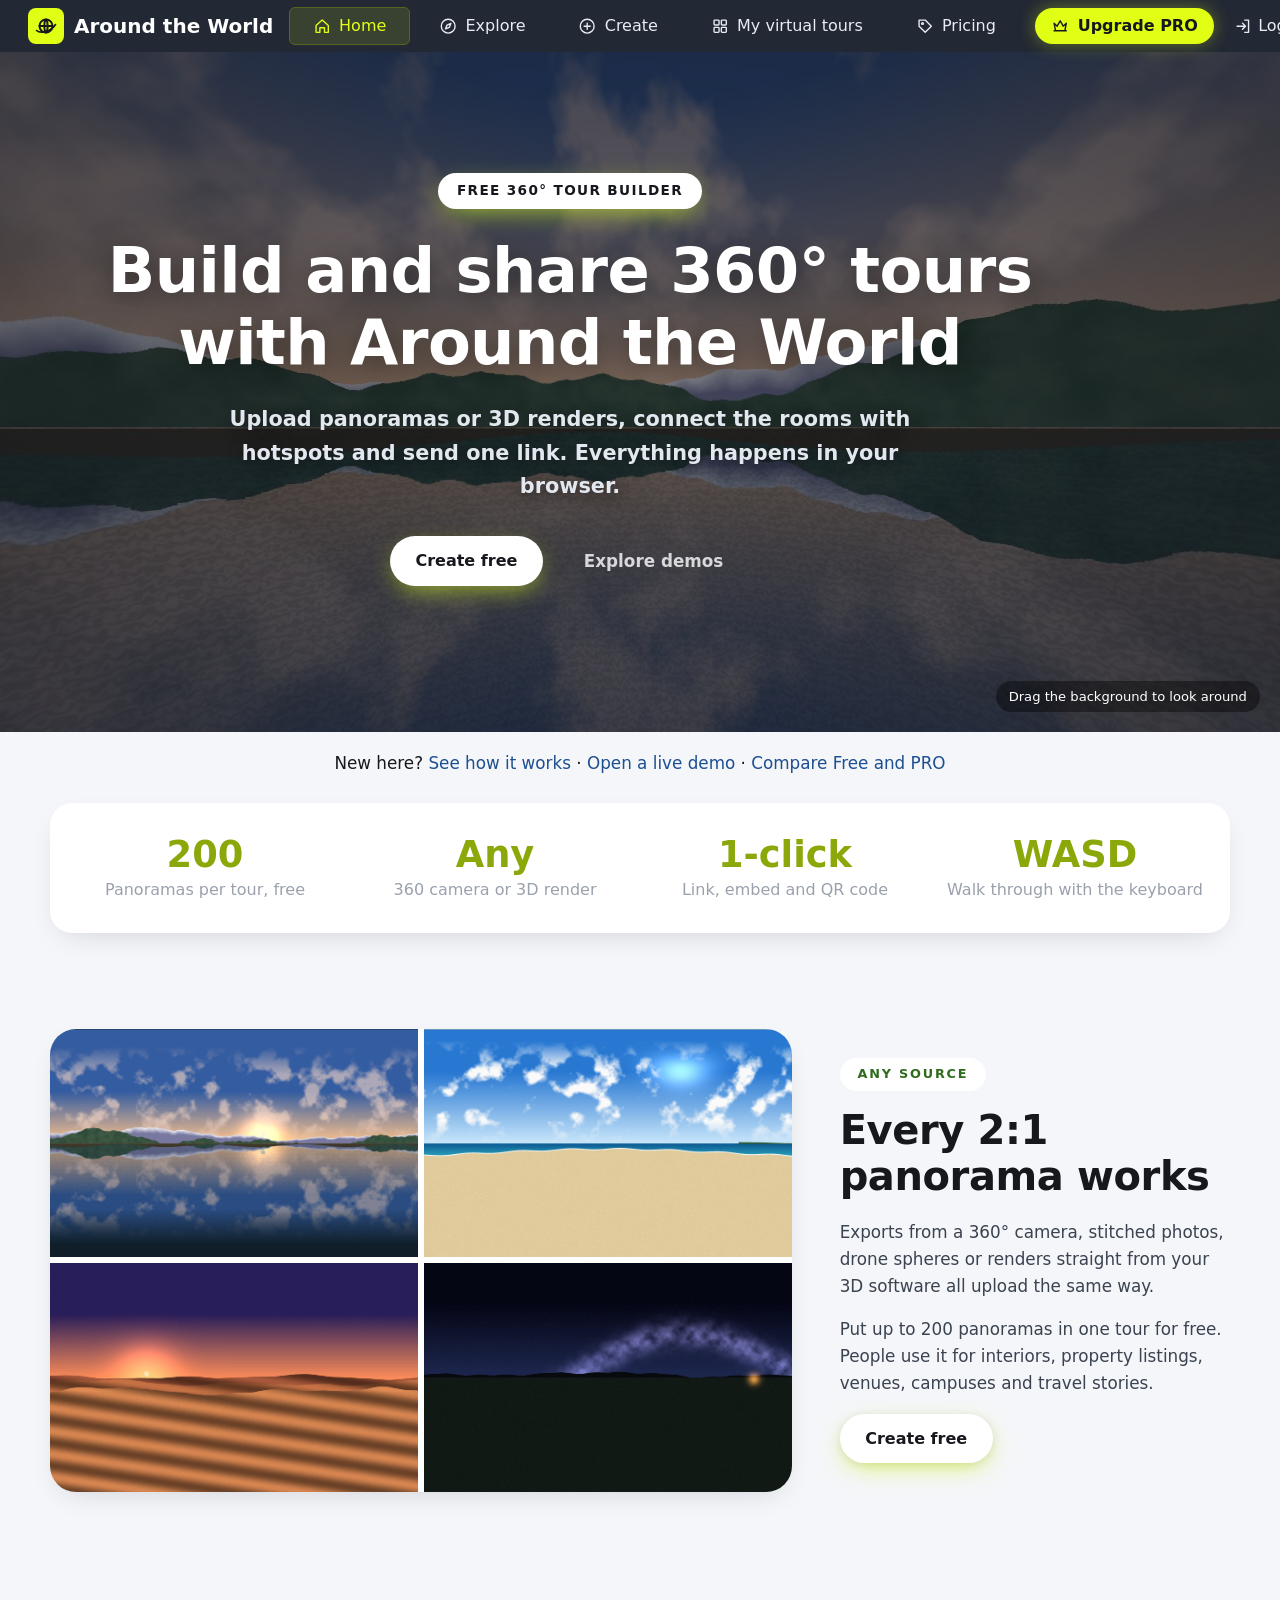
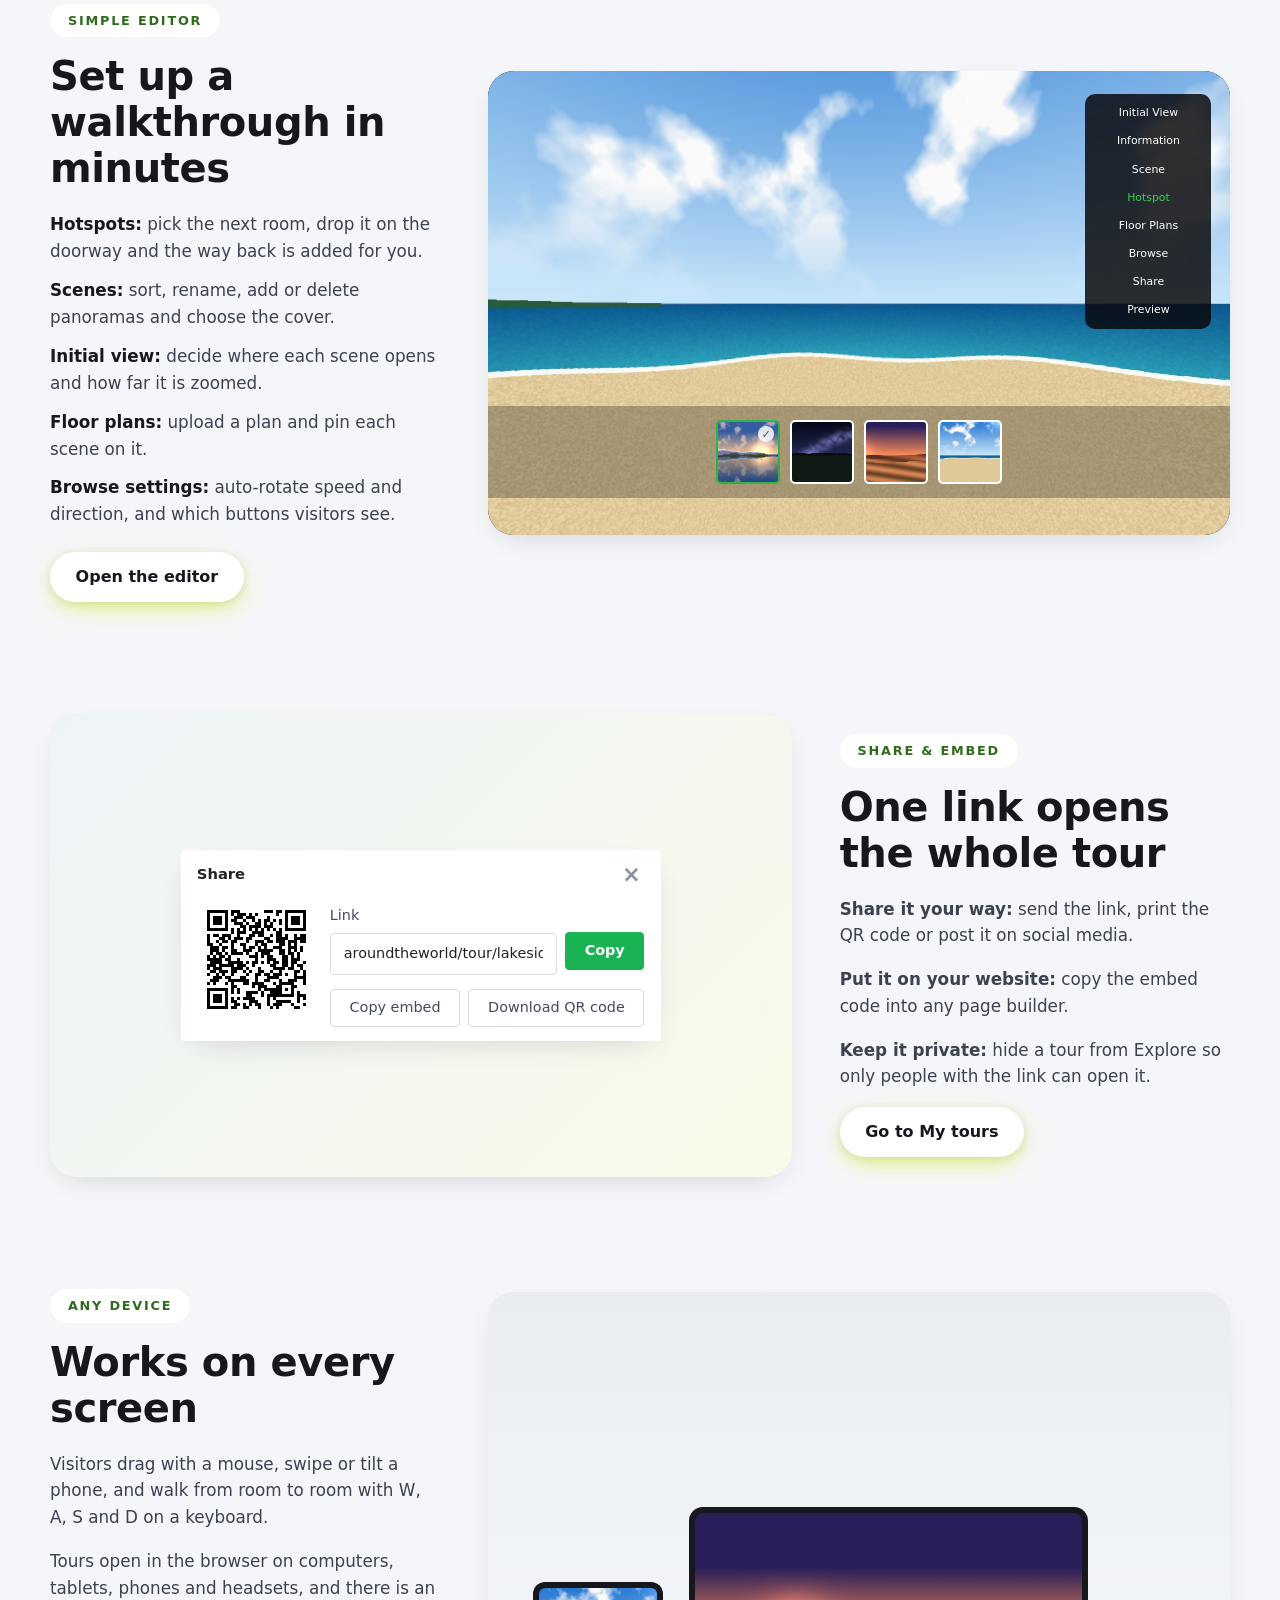
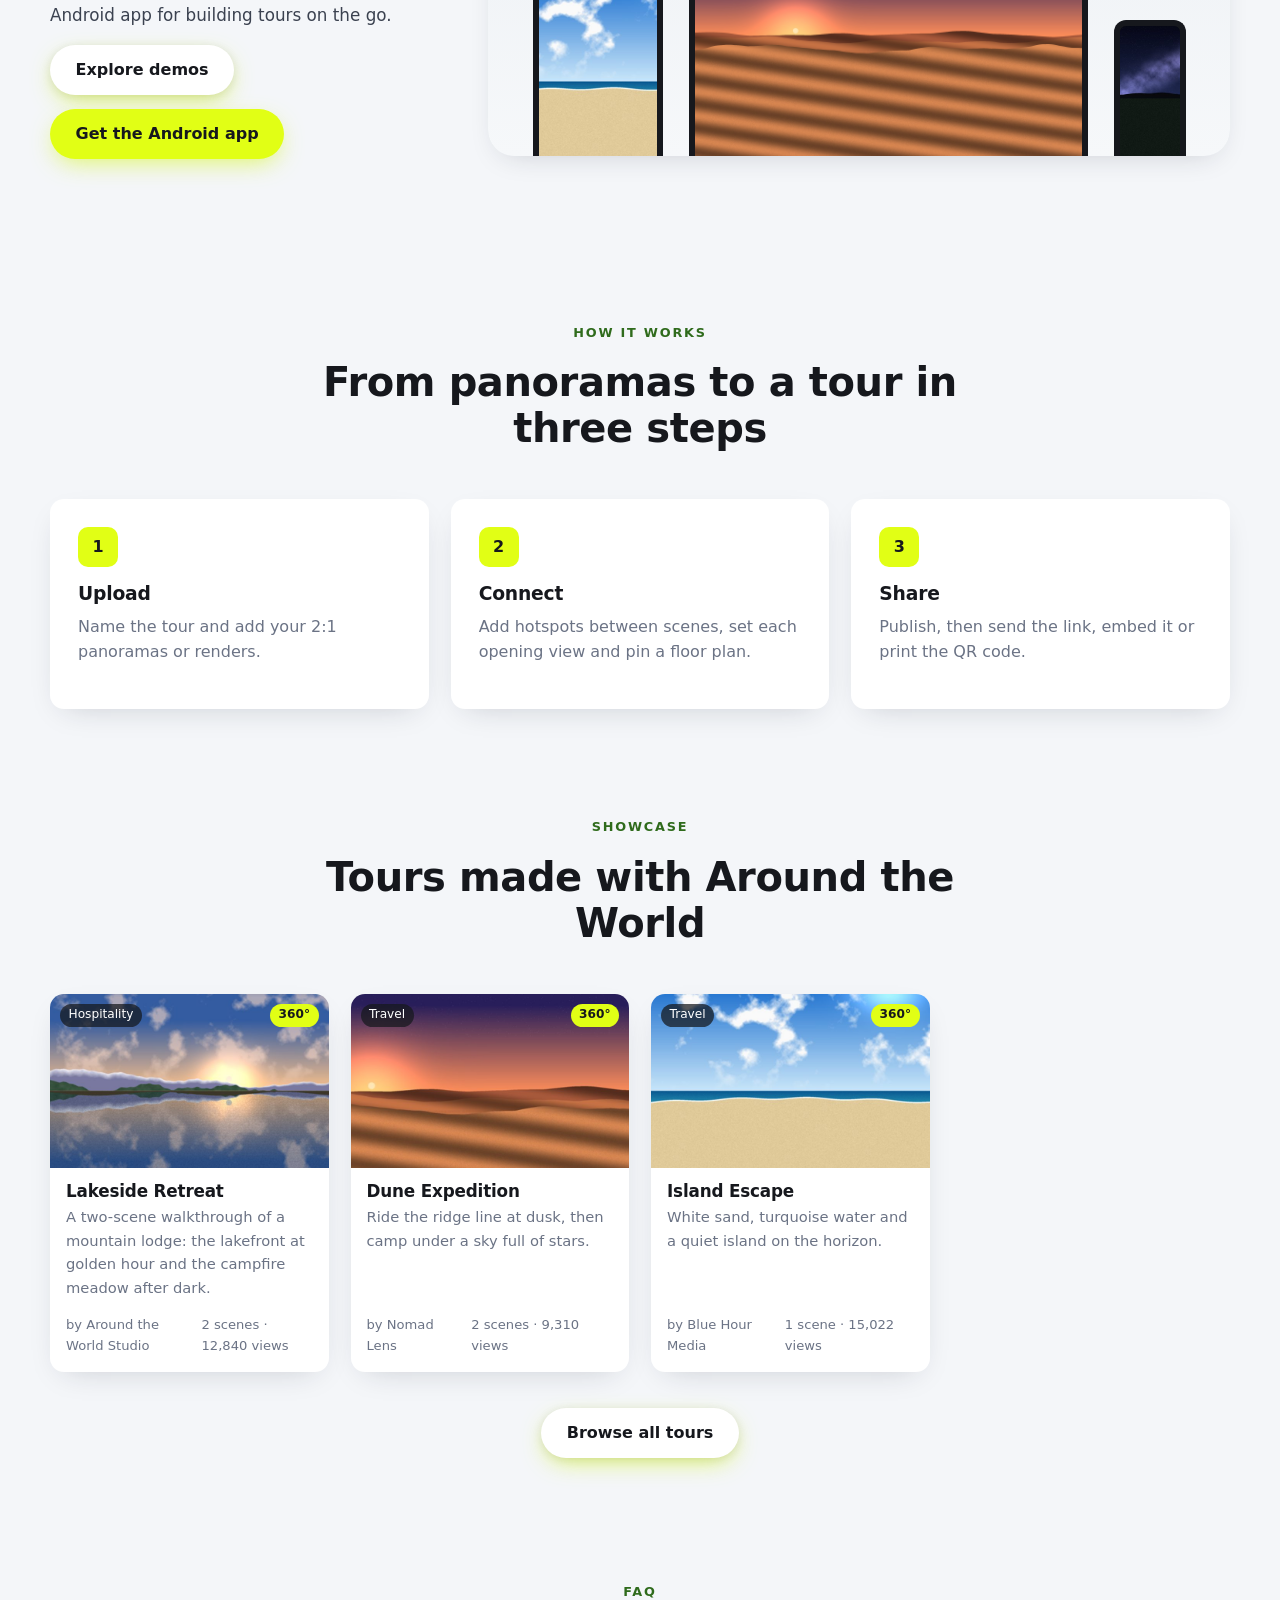
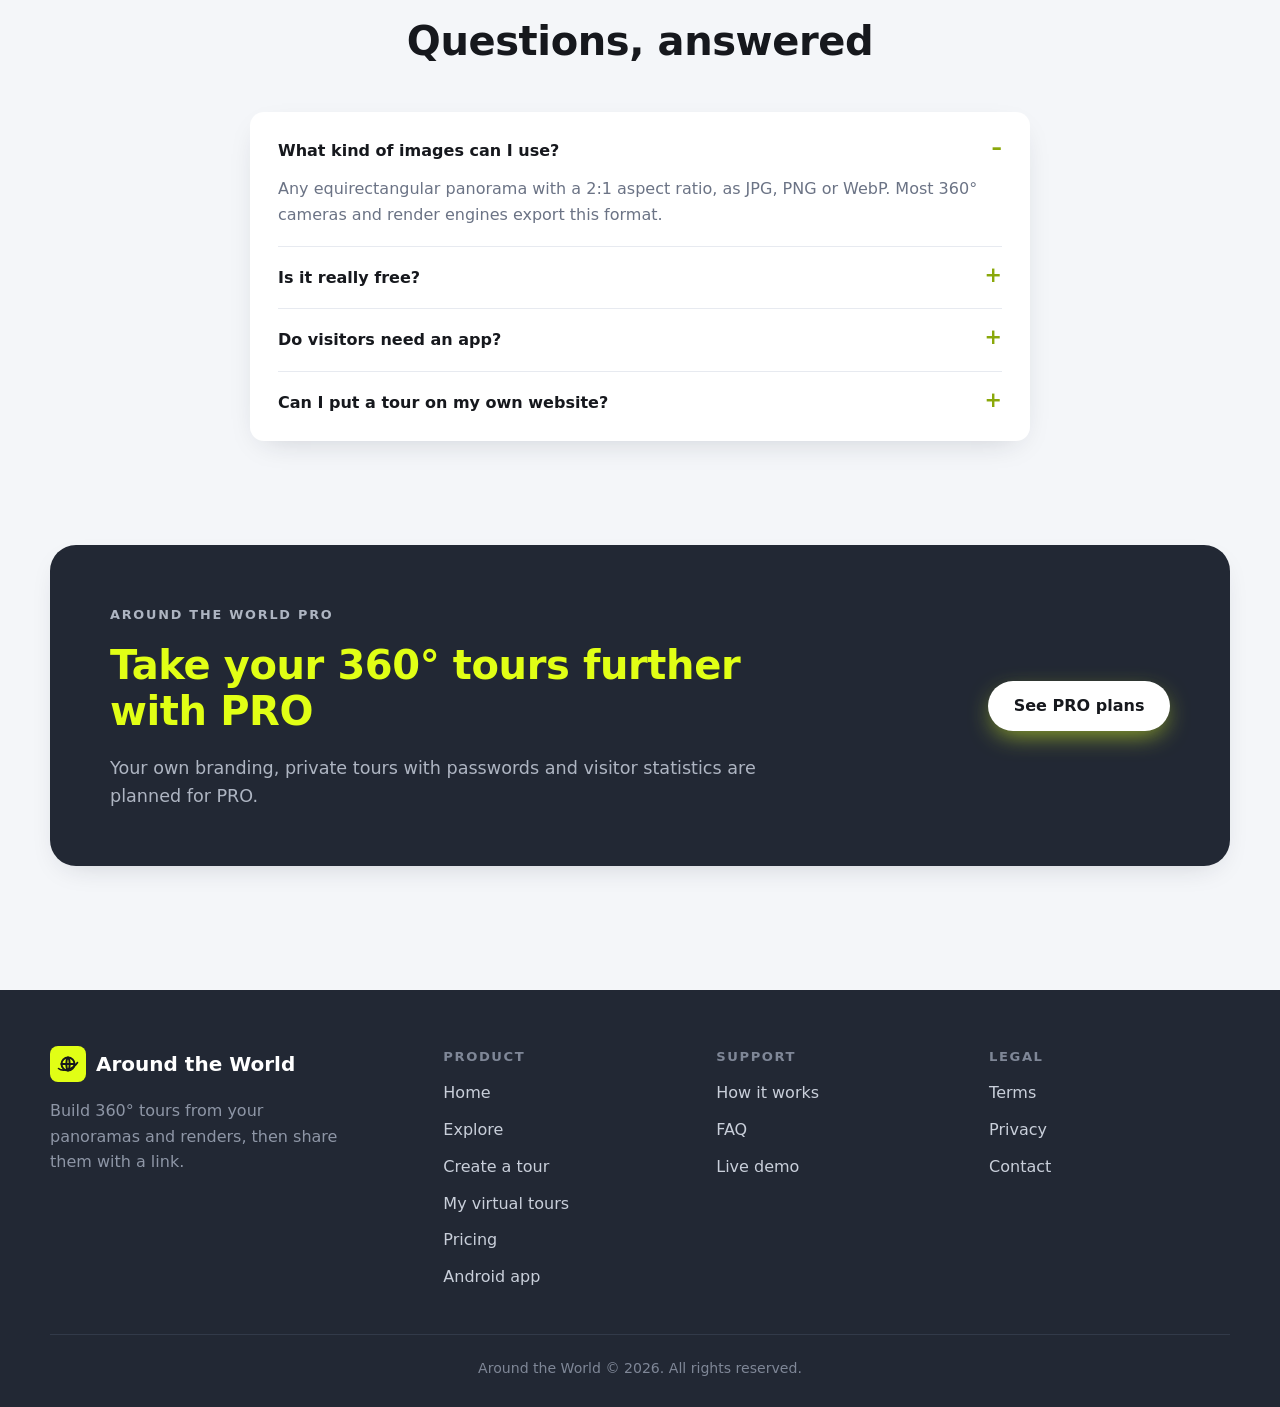
<file: index.html>
<!doctype html>
<html lang="en"><head>
<meta charset="utf-8"><meta name="viewport" content="width=device-width,initial-scale=1">
<link rel="icon" href="data:image/svg+xml,%3Csvg xmlns='http://www.w3.org/2000/svg' viewBox='0 0 32 32'%3E%3Crect width='32' height='32' rx='7' fill='%23e1ff15'/%3E%3Cg fill='none' stroke='%2316181d' stroke-width='2.2'%3E%3Ccircle cx='16' cy='16' r='8'/%3E%3Cpath d='M8 16h16M16 8c3 3 3 13 0 16M16 8c-3 3-3 13 0 16'/%3E%3C/g%3E%3C/svg%3E">
<link rel="manifest" href="manifest.webmanifest"><meta name="theme-color" content="#222834"><link rel="apple-touch-icon" href="assets/icon-192.png">
<link rel="stylesheet" href="css/style.css">
<title>Free 360° virtual tour builder · Around the World</title>
</head>
<body data-page="home">
<main>
  <section class="hero">
    <div class="hero-viewer" id="hero-viewer"></div>
    <div class="container">
      <div class="hero-content">
        <span class="hero-badge">Free 360° tour builder</span>
        <h1>Build and share 360° tours with Around the World</h1>
        <p>Upload panoramas or 3D renders, connect the rooms with hotspots and send one link. Everything happens in your browser.</p>
        <div class="cta-row">
          <a class="btn" href="create.html">Create free</a>
          <a class="btn btn-ghost" href="explore.html">Explore demos</a>
        </div>
      </div>
    </div>
    <div class="drag-hint">Drag the background to look around</div>
  </section>

  <div class="container">
    <p class="guide-line">New here? <a href="#how">See how it works</a> · <a href="tour.html?id=lakeside-retreat">Open a live demo</a> · <a href="pricing.html">Compare Free and PRO</a></p>
    <div class="stats-grid">
      <div class="stat"><b>200</b><span>Panoramas per tour, free</span></div>
      <div class="stat"><b>Any</b><span>360 camera or 3D render</span></div>
      <div class="stat"><b>1-click</b><span>Link, embed and QR code</span></div>
      <div class="stat"><b>WASD</b><span>Walk through with the keyboard</span></div>
    </div>
  </div>

  <section class="block" id="features" style="padding-top:40px"><div class="container">
    <div class="feature">
      <div class="feature-media"><div class="mosaic">
        <div style="background-image:url(assets/pano/alpine-lake.jpg)"></div><div style="background-image:url(assets/pano/tropical-beach.jpg)"></div>
        <div style="background-image:url(assets/pano/desert-dusk.jpg)"></div><div style="background-image:url(assets/pano/night-sky.jpg)"></div>
      </div></div>
      <div>
        <span class="eyebrow">Any source</span>
        <h2>Every 2:1 panorama works</h2>
        <p>Exports from a 360° camera, stitched photos, drone spheres or renders straight from your 3D software all upload the same way.</p>
        <p>Put up to 200 panoramas in one tour for free. People use it for interiors, property listings, venues, campuses and travel stories.</p>
        <a class="btn" href="create.html">Create free</a>
      </div>
    </div>

    <div class="feature reverse">
      <div class="feature-media">
        <div class="mock-editor" id="feat-viewer-2">
          <div class="ed-menu"><span>Initial View</span><span>Information</span><span>Scene</span><span class="on">Hotspot</span><span>Floor Plans</span><span>Browse</span><span>Share</span><span>Preview</span></div>
          <div class="strip-band"><div class="strip"><button class="on" style="background-image:url(assets/thumbs/alpine-lake.jpg)"></button><button style="background-image:url(assets/thumbs/night-sky.jpg)"></button><button style="background-image:url(assets/thumbs/desert-dusk.jpg)"></button><button style="background-image:url(assets/thumbs/tropical-beach.jpg)"></button></div></div>
        </div>
      </div>
      <div>
        <span class="eyebrow">Simple editor</span>
        <h2>Set up a walkthrough in minutes</h2>
        <ul>
          <li><b>Hotspots:</b> pick the next room, drop it on the doorway and the way back is added for you.</li>
          <li><b>Scenes:</b> sort, rename, add or delete panoramas and choose the cover.</li>
          <li><b>Initial view:</b> decide where each scene opens and how far it is zoomed.</li>
          <li><b>Floor plans:</b> upload a plan and pin each scene on it.</li>
          <li><b>Browse settings:</b> auto-rotate speed and direction, and which buttons visitors see.</li>
        </ul>
        <a class="btn" href="create.html">Open the editor</a>
      </div>
    </div>

    <div class="feature">
      <div class="feature-media"><div class="share-demo"><div class="dlg">
        <div class="dlg-head"><span>Share</span><span class="x">×</span></div>
        <div class="dlg-body"><div class="share-grid"><div class="qr" id="demo-qr"></div><div>
          <label class="field">Link<div class="row"><input readonly value="aroundtheworld/tour/lakeside-retreat"><span class="b b-green">Copy</span></div></label>
          <div class="row"><span class="b">Copy embed</span><span class="b">Download QR code</span></div></div></div></div>
      </div></div></div>
      <div>
        <span class="eyebrow">Share &amp; embed</span>
        <h2>One link opens the whole tour</h2>
        <p><b>Share it your way:</b> send the link, print the QR code or post it on social media.</p>
        <p><b>Put it on your website:</b> copy the embed code into any page builder.</p>
        <p><b>Keep it private:</b> hide a tour from Explore so only people with the link can open it.</p>
        <a class="btn" href="tours.html">Go to My tours</a>
      </div>
    </div>

    <div class="feature reverse">
      <div class="feature-media"><div class="devices">
        <div class="device tablet"><div style="background-image:url(assets/thumbs/tropical-beach.jpg)"></div></div>
        <div class="device desktop"><div style="background-image:url(assets/pano/desert-dusk.jpg)"></div></div>
        <div class="device phone"><div style="background-image:url(assets/thumbs/night-sky.jpg)"></div></div>
      </div></div>
      <div>
        <span class="eyebrow">Any device</span>
        <h2>Works on every screen</h2>
        <p>Visitors drag with a mouse, swipe or tilt a phone, and walk from room to room with W, A, S and D on a keyboard.</p>
        <p>Tours open in the browser on computers, tablets, phones and headsets, and there is an Android app for building tours on the go.</p>
        <div class="cta-row" style="justify-content:flex-start"><a class="btn" href="explore.html">Explore demos</a><a class="btn btn-primary" id="get-app" hidden>Get the Android app</a></div>
      </div>
    </div>
  </div></section>

  <section class="block" id="how" style="padding-top:20px"><div class="container">
    <div class="section-head"><span class="eyebrow">How it works</span><h2>From panoramas to a tour in three steps</h2></div>
    <div class="steps">
      <div class="step"><h3>Upload</h3><p>Name the tour and add your 2:1 panoramas or renders.</p></div>
      <div class="step"><h3>Connect</h3><p>Add hotspots between scenes, set each opening view and pin a floor plan.</p></div>
      <div class="step"><h3>Share</h3><p>Publish, then send the link, embed it or print the QR code.</p></div>
    </div>
  </div></section>

  <section class="block" id="demos" style="padding-top:20px"><div class="container">
    <div class="section-head"><span class="eyebrow">Showcase</span><h2>Tours made with Around the World</h2></div>
    <div class="grid" id="demo-grid"></div>
    <p style="text-align:center;margin-top:36px"><a class="btn" href="explore.html">Browse all tours</a></p>
  </div></section>

  <section class="block" id="faq" style="padding-top:20px"><div class="container">
    <div class="section-head"><span class="eyebrow">FAQ</span><h2>Questions, answered</h2></div>
    <div class="faq">
      <details open><summary>What kind of images can I use?</summary><p>Any equirectangular panorama with a 2:1 aspect ratio, as JPG, PNG or WebP. Most 360° cameras and render engines export this format.</p></details>
      <details><summary>Is it really free?</summary><p>Yes. With a free account you can publish tours of up to 200 panoramas and share them with a link.</p></details>
      <details><summary>Do visitors need an app?</summary><p>No. Tours run in any modern browser on computers, phones, tablets and headsets.</p></details>
      <details><summary>Can I put a tour on my own website?</summary><p>Yes. Every published tour has an embed code you can paste into your site.</p></details>
    </div>
  </div></section>

  <section class="block" style="padding-top:20px"><div class="container">
    <div class="pro-cta">
      <div><span class="eyebrow">Around the World PRO</span>
        <h2>Take your 360° tours further with PRO</h2>
        <p>Your own branding, private tours with passwords and visitor statistics are planned for PRO.</p></div>
      <a class="btn" href="pricing.html">See PRO plans</a>
    </div>
  </div></section>
</main>
<script src="js/vendor/qrcode.js"></script>
<script type="module">
  import { APK_URL, inApp } from './js/layout.js';
  import { PanoViewer } from './js/viewer.js';
  import { demoCards } from './js/tours.js';
  import { cardHTML } from './js/cards.js';
  import { qrSvg } from './js/pano.js';

  // on touch screens the inline viewers just auto-rotate so they never trap page scrolling
  const interactive = !matchMedia('(pointer:coarse)').matches;
  if (!interactive) document.querySelector('.drag-hint').hidden = true;
  new PanoViewer(document.getElementById('hero-viewer'), { autoRotate: 0.05, fov: 80, interactive }).load('assets/pano/alpine-lake.jpg', { yaw: 20, pitch: 5 });
  // start the editor preview only when it scrolls into view
  const io = new IntersectionObserver(entries => entries.forEach(e => {
    if (!e.isIntersecting) return; io.unobserve(e.target);
    const holder = document.createElement('div'); holder.style.cssText = 'position:absolute;inset:0';
    e.target.prepend(holder);
    new PanoViewer(holder, { autoRotate: 0.08, interactive: false }).load('assets/pano/tropical-beach.jpg');
  }), { rootMargin: '200px' });
  io.observe(document.getElementById('feat-viewer-2'));
  const seen = new IntersectionObserver(es => es.forEach(e => { if (e.isIntersecting) { e.target.classList.add('in'); seen.unobserve(e.target); } }), { rootMargin: '0px 0px -8% 0px' });
  document.querySelectorAll('.feature, .section-head, .step, .pro-cta, .faq, .stats-grid').forEach(el => { el.classList.add('reveal'); seen.observe(el); });
  document.getElementById('demo-grid').innerHTML = demoCards().slice(0, 3).map(cardHTML).join('');
  if (!inApp) { const a = document.getElementById('get-app'); a.href = APK_URL; a.hidden = false; }
  document.getElementById('demo-qr').innerHTML = qrSvg(new URL('tour.html?id=lakeside-retreat', location.href).href, 3);
</script>
</body>
</html>
</file>
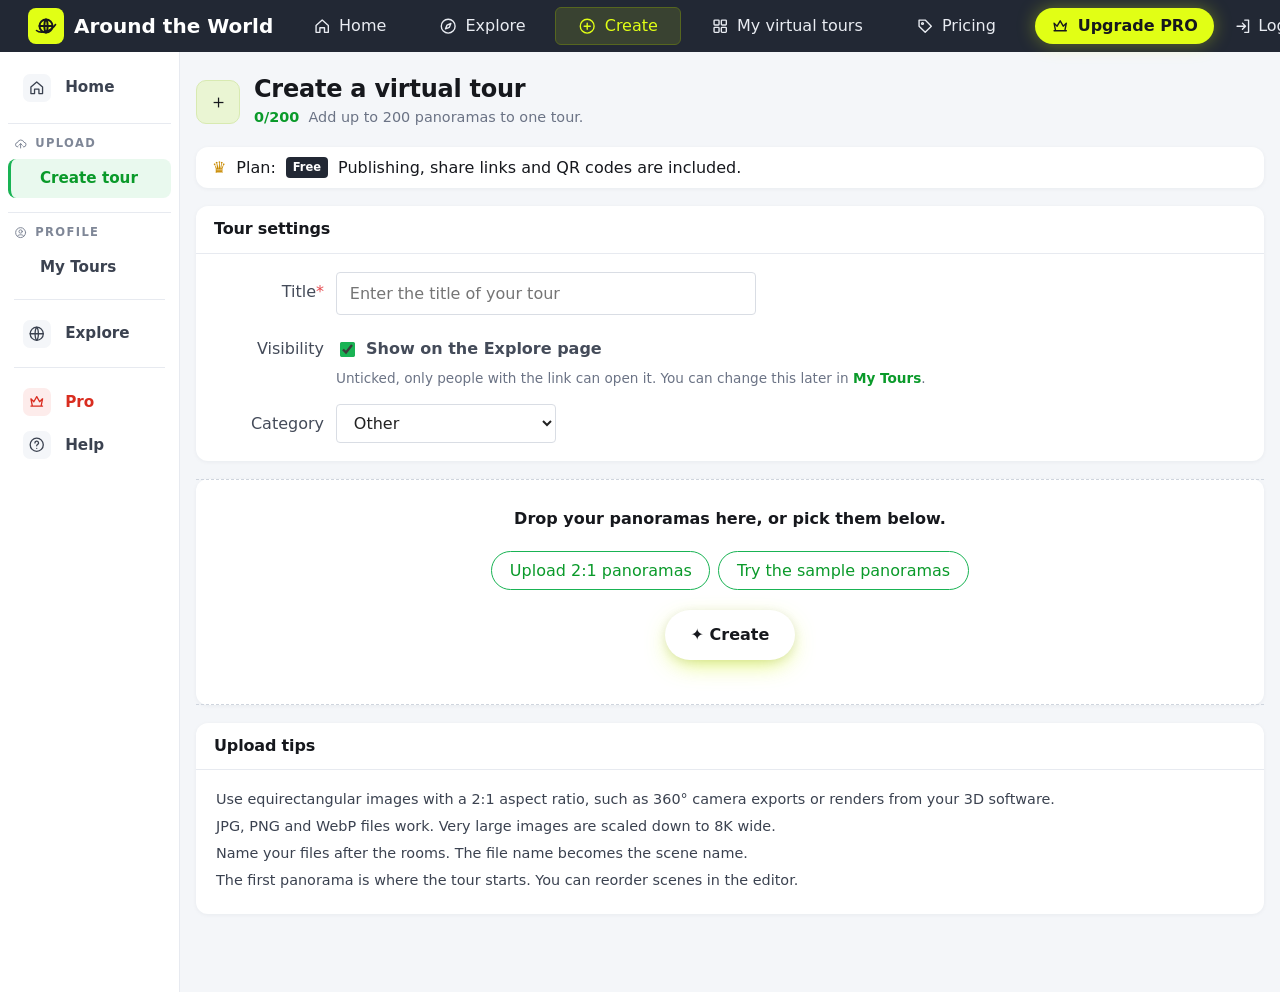
<file: create.html>
<!doctype html>
<html lang="en"><head>
<meta charset="utf-8"><meta name="viewport" content="width=device-width,initial-scale=1">
<link rel="icon" href="data:image/svg+xml,%3Csvg xmlns='http://www.w3.org/2000/svg' viewBox='0 0 32 32'%3E%3Crect width='32' height='32' rx='7' fill='%23e1ff15'/%3E%3Cg fill='none' stroke='%2316181d' stroke-width='2.2'%3E%3Ccircle cx='16' cy='16' r='8'/%3E%3Cpath d='M8 16h16M16 8c3 3 3 13 0 16M16 8c-3 3-3 13 0 16'/%3E%3C/g%3E%3C/svg%3E">
<link rel="manifest" href="manifest.webmanifest"><meta name="theme-color" content="#222834"><link rel="apple-touch-icon" href="assets/icon-192.png">
<link rel="stylesheet" href="css/style.css">
<title>Create a tour · Around the World</title>
</head>
<body data-page="create" data-side="create" data-nofooter="1">
<div class="app">
  <aside class="side" id="side"></aside>
  <main class="main">
    <div class="page-head">
      <span class="tile">＋</span>
      <div><h1>Create a virtual tour</h1><p><b style="color:var(--green-d)" id="count">0/200</b>&nbsp; Add up to 200 panoramas to one tour.</p></div>
    </div>
    <div class="status-bar"><span style="color:#c98a00">♛</span> Plan: <span class="tag-dark">Free</span> Publishing, share links and QR codes are included.</div>

    <div class="panel-card">
      <h3>Tour settings</h3>
      <div class="pad">
        <label class="frow"><span>Title<i>*</i></span><input id="title" maxlength="120" placeholder="Enter the title of your tour" style="max-width:420px"></label>
        <div class="frow"><span>Visibility</span><div style="padding-top:7px"><label class="ck"><input type="checkbox" id="public" checked> Show on the Explore page</label><p class="small" style="margin:6px 0 0">Unticked, only people with the link can open it. You can change this later in <a href="tours.html" style="color:var(--green-d);font-weight:600">My Tours</a>.</p></div></div>
        <label class="frow" style="margin:0"><span>Category</span><select id="category" style="max-width:220px"><option>Real estate</option><option>Architecture</option><option>Hospitality</option><option>Travel</option><option>Nature</option><option>Events</option><option>Education</option><option selected>Other</option></select></label>
      </div>
    </div>

    <div class="panel-card">
      <div class="upload-box" id="drop">
        <b>Drop your panoramas here, or pick them below.</b>
        <div class="pick-row">
          <label class="pick">Upload 2:1 panoramas<input type="file" id="file" accept="image/jpeg,image/png,image/webp" multiple hidden></label>
          <button class="pick" id="sample">Try the sample panoramas</button>
        </div>
        <button class="btn" id="go">✦ Create</button>
        <p class="small" id="progress" style="margin:14px 0 0"></p>
        <div class="thumbs" id="thumbs"></div>
      </div>
    </div>

    <div class="panel-card">
      <h3>Upload tips</h3>
      <div class="pad"><ul class="tips">
        <li>Use equirectangular images with a 2:1 aspect ratio, such as 360° camera exports or renders from your 3D software.</li>
        <li>JPG, PNG and WebP files work. Very large images are scaled down to 8K wide.</li>
        <li>Name your files after the rooms. The file name becomes the scene name.</li>
        <li>The first panorama is where the tour starts. You can reorder scenes in the editor.</li>
      </ul></div>
    </div>
  </main>
</div>
<script type="module" src="js/create.js"></script>
</body></html>
</file>
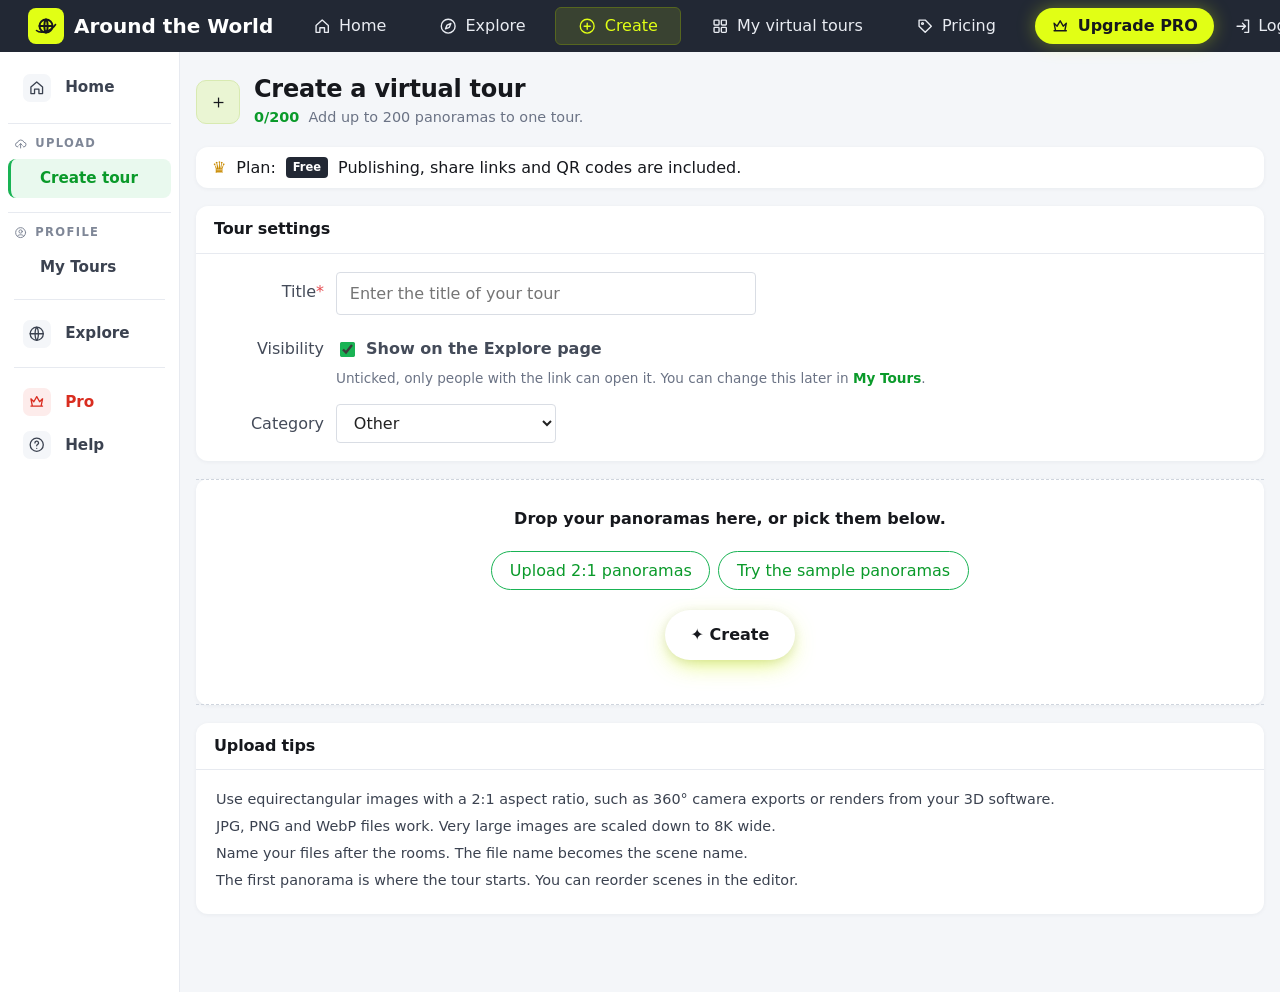
<file: edit.html>
<!doctype html>
<html lang="en"><head>
<meta charset="utf-8"><meta name="viewport" content="width=device-width,initial-scale=1">
<link rel="icon" href="data:image/svg+xml,%3Csvg xmlns='http://www.w3.org/2000/svg' viewBox='0 0 32 32'%3E%3Crect width='32' height='32' rx='7' fill='%23e1ff15'/%3E%3Cg fill='none' stroke='%2316181d' stroke-width='2.2'%3E%3Ccircle cx='16' cy='16' r='8'/%3E%3Cpath d='M8 16h16M16 8c3 3 3 13 0 16M16 8c-3 3-3 13 0 16'/%3E%3C/g%3E%3C/svg%3E">
<link rel="manifest" href="manifest.webmanifest"><meta name="theme-color" content="#222834"><link rel="apple-touch-icon" href="assets/icon-192.png">
<link rel="stylesheet" href="css/style.css">
<title>Edit tour · Around the World</title>
</head>
<body class="tour-page">
<div class="tour-shell" id="stage">
  <div id="viewer"></div>
  <div class="ed-brand"><span id="brand"></span><a class="tagbtn" href="tours.html" id="exit">My tours</a></div>
  <div class="stage-tip" id="tip" hidden></div>

  <div class="frame" id="frame" hidden>
    <button class="x" id="frame-x" aria-label="Close">×</button>
    <div class="frame-in">
      <button class="b b-green" id="view-save">Save</button><button class="b" id="view-reset">Restore default</button>
      <p>Drag the panorama to set the opening view, and use the mouse wheel to zoom.</p>
    </div>
  </div>

  <nav class="ed-menu" id="menu" aria-label="Editor tools">
    <button data-m="view">Initial View</button>
    <button data-m="info">Information</button>
    <button data-m="scenes">Scene</button>
    <button data-m="hotspot">Hotspot</button>
    <button data-m="plan">Floor Plans</button>
    <button data-m="browse">Browse</button>
    <button data-m="share">Share</button>
    <hr>
    <button data-m="save">Save</button>
    <button data-m="preview">Preview</button>
    <button data-m="publish" id="publish">Publish</button>
    <div class="state" id="status"></div>
  </nav>

  <div class="ed-panel" id="p-hotspot" hidden>
    <div class="ed-tabs" id="hs-tabs"><button data-tab="scene" class="on">Scene</button><button data-tab="info">Text</button></div>
    <div class="ed-box">
      <h4>Number <small id="hs-count">0/300</small></h4>
      <button class="ed-add" id="hs-add">Add hotspot</button>
      <div id="hs-list"></div>
      <p class="ed-note" id="hs-note"></p>
    </div>
  </div>

  <div class="ed-panel" id="p-view" hidden>
    <div class="navy-panel">
      <h4>Opening view control</h4>
      <h5>Default zoom (field of view)</h5>
      <div class="rng"><input type="range" id="fov" min="40" max="100" step="1" value="75"><output id="fov-out">75</output></div>
      <div class="rec">Recommended: 75. Lower numbers start more zoomed in.</div>
      <h5>Apply zoom to</h5>
      <div class="opts"><label><input type="radio" name="fov-scope" value="one" checked> Current scene only</label><label><input type="radio" name="fov-scope" value="all"> All scenes</label></div>
      <div class="foot"><button class="b" id="fov-reset">Reset</button><button class="b" id="fov-cancel">Cancel</button><button class="b b-lime" id="fov-save">Save</button></div>
    </div>
  </div>

  <div class="picker" id="picker" hidden>
    <div class="dlg-head"><span id="picker-title">Where does this hotspot lead?</span><button class="x" id="picker-x" aria-label="Close">×</button></div>
    <div class="picker-grid" id="picker-grid"></div>
    <label class="ck"><input type="checkbox" id="way-back" checked> Also add the way back</label>
  </div>

  <div class="strip-band" id="band"><div class="strip" id="strip"></div></div>
  <div class="corner l">
    <button class="cbtn" id="b-scenes" title="Show or hide the scene list"><i><svg viewBox="0 0 24 24"><rect x="4" y="4" width="6.5" height="6.5" rx="1"/><rect x="13.5" y="13.5" width="6.5" height="6.5" rx="1"/><rect x="4" y="13.5" width="6.5" height="6.5" rx="1"/><path d="M17 3.5l3.5 3.5-3.5 3.5-3.5-3.5z"/></svg></i>Scene</button>
  </div>
  <div class="corner r">
    <a class="cbtn" href="pricing.html" title="See what PRO adds"><i><svg viewBox="0 0 24 24"><path d="M5 17h14M5 9l3.5 3.5L12 6l3.5 6.5L19 9l-1.5 8h-11z"/></svg></i>Pro</a>
  </div>
  <input type="file" id="file" accept="image/jpeg,image/png,image/webp" multiple hidden>
</div>

<div class="modal" id="m-info"><div class="dlg mid">
  <div class="dlg-head"><span>Information</span><button class="x" data-close aria-label="Close">×</button></div>
  <div class="dlg-body"><div class="info-layout">
    <div><div class="cover-pick" id="cover"><div class="bar"><button id="cover-change">Change cover</button> | <button id="cover-reset">Reset cover</button></div></div>
      <p class="small" style="margin-top:8px">The cover is shown on Explore and in My Tours.</p></div>
    <div>
      <label class="frow"><span><i>*</i>Title:</span><input id="i-title" maxlength="120"></label>
      <label class="frow"><span>Author:</span><input id="i-author" maxlength="40" placeholder="Shown as the creator of the tour"></label>
      <label class="frow"><span>Location:</span><input id="i-location" maxlength="120" placeholder="City, venue or address"></label>
      <label class="frow"><span>Category:</span><select id="i-category"><option>Real estate</option><option>Architecture</option><option>Hospitality</option><option>Travel</option><option>Nature</option><option>Events</option><option>Education</option><option>Other</option></select></label>
      <label class="frow"><span>Description:</span><textarea id="i-desc" rows="4" maxlength="600" placeholder="What will visitors see?"></textarea></label>
      <div class="frow" style="margin:0"><span>Visibility:</span><div class="opts" style="padding-top:7px"><label><input type="radio" name="i-vis" value="public"> Show on Explore</label><label><input type="radio" name="i-vis" value="unlisted"> Only with the link</label></div></div>
    </div>
  </div></div>
  <div class="dlg-foot"><button class="b" data-close>Cancel</button><button class="b b-green" id="i-save">Save</button></div>
</div></div>

<div class="modal" id="m-scenes"><div class="dlg wide">
  <div class="dlg-head"><span>Edit panorama scenes <small id="sc-count"></small></span><small>Drag scenes to sort them</small><button class="x" data-close aria-label="Close">×</button></div>
  <div class="dlg-body"><div class="sgrid" id="sgrid"></div></div>
  <div class="dlg-foot"><button class="b" id="sc-link">Connect scenes in order</button><button class="b b-green" data-close>Done</button></div>
</div></div>

<div class="modal" id="m-plan"><div class="dlg wide">
  <div class="dlg-head"><span>Floor Plans <span class="hint">Preview the tour to see the result</span></span><button class="x" data-close aria-label="Close">×</button></div>
  <div class="dlg-body"><div class="fp-layout">
    <div><b>Floor plan <span id="fp-n">0/1</span></b><label class="b b-green" style="width:100%;margin-top:10px" id="fp-add">Add a floor plan<input type="file" id="plan-file" accept="image/jpeg,image/png,image/webp" hidden></label></div>
    <div>
      <div id="fp-box"></div>
      <div class="row" style="margin-top:10px"><button class="b" id="fp-delete">Delete</button><label class="b b-line">Replace<input type="file" id="plan-file2" accept="image/jpeg,image/png,image/webp" hidden></label></div>
      <p class="small" style="margin:8px 0 0">Pick a scene on the right, then click its spot on the plan. Drag a point to move it.</p>
    </div>
    <div><b>Points (<span id="fp-count">0</span>)</b><div class="fp-points" id="fp-points"></div><button class="b" id="fp-clear" style="margin-top:8px;width:100%">Remove this point</button></div>
  </div></div>
  <div class="dlg-foot"><button class="b b-green" data-close>Done</button></div>
</div></div>

<div class="modal" id="m-browse"><div class="dlg">
  <div class="dlg-head"><span>Browse settings</span><button class="x" data-close aria-label="Close">×</button></div>
  <div class="dlg-body" id="browse-form">
    <h4>Display:</h4><div class="opts"><label><input type="checkbox" data-s="views"> Views count</label></div>
    <h4>Opening display:</h4><div class="opts"><label><input type="checkbox" data-s="strip"> Expand the scene list</label></div>
    <h4>Rotation:</h4><div class="opts"><label><input type="checkbox" data-s="rotate"> Auto rotate</label><label><input type="checkbox" data-s="next"> Go to the next scene after a full turn</label></div>
    <h4>Rotation direction:</h4><div class="opts"><label><input type="radio" name="s-dir" value="1"> Clockwise</label><label><input type="radio" name="s-dir" value="-1"> Counterclockwise</label></div>
    <h4>Rotation speed:</h4><div class="opts"><label><input type="radio" name="s-speed" value="fast"> Fast</label><label><input type="radio" name="s-speed" value="medium"> Medium</label><label><input type="radio" name="s-speed" value="slow"> Slow</label></div>
    <h4>Interface display:</h4><div class="opts"><label><input type="checkbox" data-s="fullscreen"> Fullscreen</label><label><input type="checkbox" data-s="share"> Share button</label><label><input type="checkbox" data-s="pad"> WASD pad</label><label><input type="checkbox" data-s="plan"> Floor plan</label></div>
  </div>
  <div class="dlg-foot"><button class="b" data-close>Cancel</button><button class="b b-green" id="browse-save">Save</button></div>
</div></div>

<div class="modal" id="m-share"><div class="dlg">
  <div class="dlg-head"><span id="share-title">Share</span><button class="x" data-close aria-label="Close">×</button></div>
  <div class="dlg-body">
    <div id="share-live" hidden>
      <div class="share-grid">
        <div><div class="qr" id="qr"></div><button class="lnk" id="qr-dl" style="margin-top:8px">Download QR code</button></div>
        <div>
          <label class="field">Link<div class="row"><input id="s-link" readonly><button class="b b-green" id="s-copy">Copy</button></div></label>
          <label class="field">Embed code<textarea id="s-embed" readonly></textarea></label>
          <div class="row"><button class="b" id="s-copy-embed">Copy embed</button><a class="b" id="s-open" target="_blank" rel="noopener">Open the tour</a></div>
        </div>
      </div>
      <p class="small" id="share-note" style="margin:1em 0 0"></p>
    </div>
    <div id="share-draft" hidden>
      <p style="margin-top:10px">This tour is a draft saved in this browser. Publish it to get a link, a QR code and an embed code that work for everyone.</p>
      <button class="b b-green" id="share-publish">Publish now</button>
    </div>
  </div>
</div></div>

<script src="js/vendor/qrcode.js"></script>
<script type="module" src="js/editor.js"></script>
</body></html>
</file>
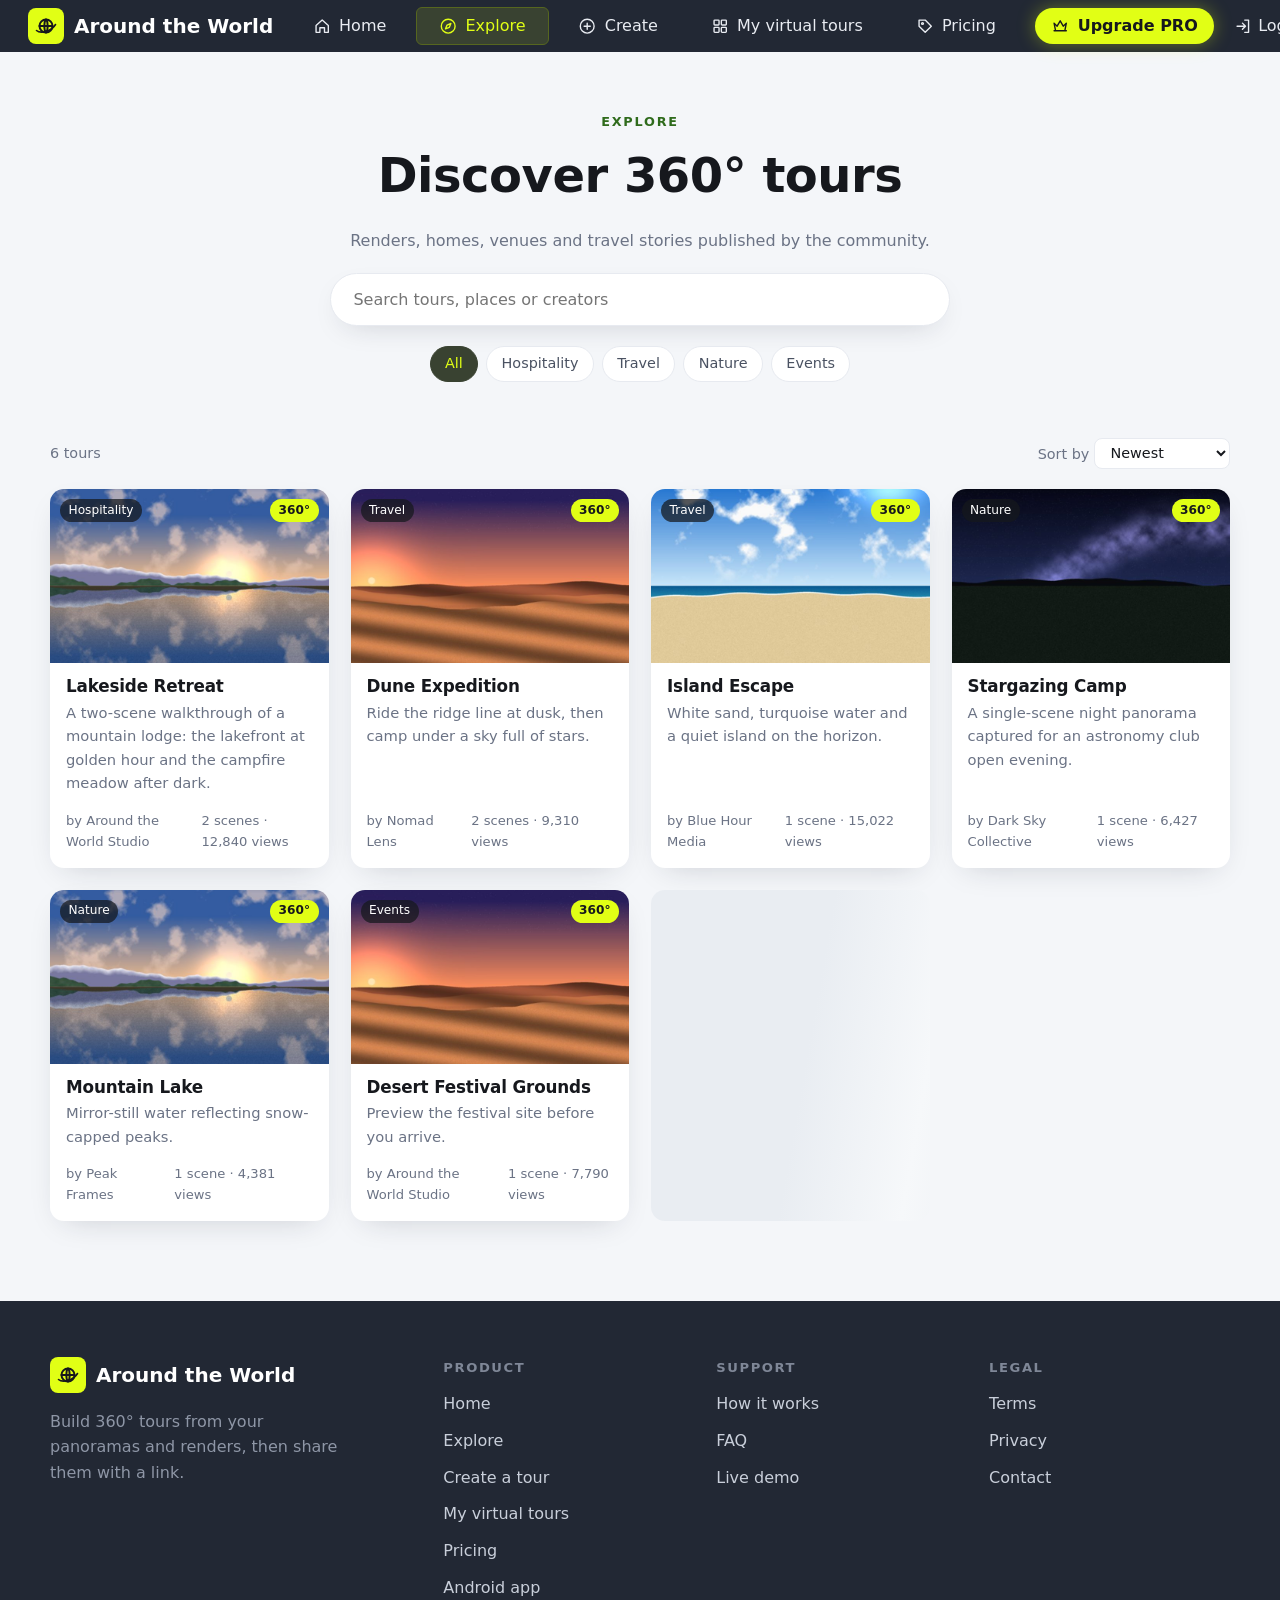
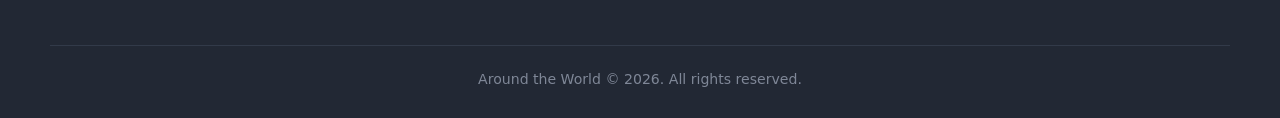
<file: explore.html>
<!doctype html>
<html lang="en"><head>
<meta charset="utf-8"><meta name="viewport" content="width=device-width,initial-scale=1">
<link rel="icon" href="data:image/svg+xml,%3Csvg xmlns='http://www.w3.org/2000/svg' viewBox='0 0 32 32'%3E%3Crect width='32' height='32' rx='7' fill='%23e1ff15'/%3E%3Cg fill='none' stroke='%2316181d' stroke-width='2.2'%3E%3Ccircle cx='16' cy='16' r='8'/%3E%3Cpath d='M8 16h16M16 8c3 3 3 13 0 16M16 8c-3 3-3 13 0 16'/%3E%3C/g%3E%3C/svg%3E">
<link rel="manifest" href="manifest.webmanifest"><meta name="theme-color" content="#222834"><link rel="apple-touch-icon" href="assets/icon-192.png">
<link rel="stylesheet" href="css/style.css">
<title>Explore tours · Around the World</title>
</head>
<body data-page="explore">
<main class="container">
  <div class="page-hero">
    <span class="eyebrow">Explore</span>
    <h1>Discover 360° tours</h1>
    <p>Renders, homes, venues and travel stories published by the community.</p>
    <div class="searchbar"><input id="q" type="search" placeholder="Search tours, places or creators"></div>
    <div class="chips" id="cats" style="justify-content:center;margin-top:20px"></div>
  </div>
  <div class="toolbar-row"><span id="count"></span><label>Sort by <select id="sort"><option value="new">Newest</option><option value="views">Most viewed</option><option value="az">Name</option></select></label></div>
  <div class="grid" id="grid" style="margin-bottom:80px"></div>
  <p id="none" class="empty" hidden>No tours match that search.</p>
</main>
<script type="module">
  import './js/layout.js';
  import { cardHTML } from './js/cards.js';
  import { demoCards, communityCards } from './js/tours.js';
  import { cloudEnabled } from './js/cloud.js';
  let tours = demoCards(), cat = 'All', loading = cloudEnabled;
  const catsEl = document.getElementById('cats'), q = document.getElementById('q');
  const render = () => {
    const cats = ['All', ...new Set(tours.map(t => t.category).filter(Boolean))];
    const s = q.value.trim().toLowerCase();
    const list = tours.filter(t => (cat === 'All' || t.category === cat) && (!s || [t.title, t.location, t.author, t.description].join(' ').toLowerCase().includes(s)));
    const sort = document.getElementById('sort').value;
    if (sort === 'views') list.sort((a, b) => (b.views || 0) - (a.views || 0)); else if (sort === 'az') list.sort((a, b) => a.title.localeCompare(b.title));
    document.getElementById('count').textContent = list.length + (list.length === 1 ? ' tour' : ' tours');
    document.getElementById('grid').innerHTML = list.map(cardHTML).join('') + (loading ? '<div class="skeleton"></div>' : '');
    document.getElementById('none').hidden = list.length > 0;
    catsEl.innerHTML = cats.map(c => `<button class="chip ${c === cat ? 'active' : ''}" data-c="${c}">${c}</button>`).join('');
  };
  catsEl.onclick = e => { const b = e.target.closest('[data-c]'); if (b) { cat = b.dataset.c; render(); } };
  q.oninput = render; document.getElementById('sort').onchange = render; render();
  // tours published by the community come first, the built-in demos after them
  communityCards().then(list => { loading = false; tours = [...list, ...tours]; render(); });
</script>
</body></html>
</file>
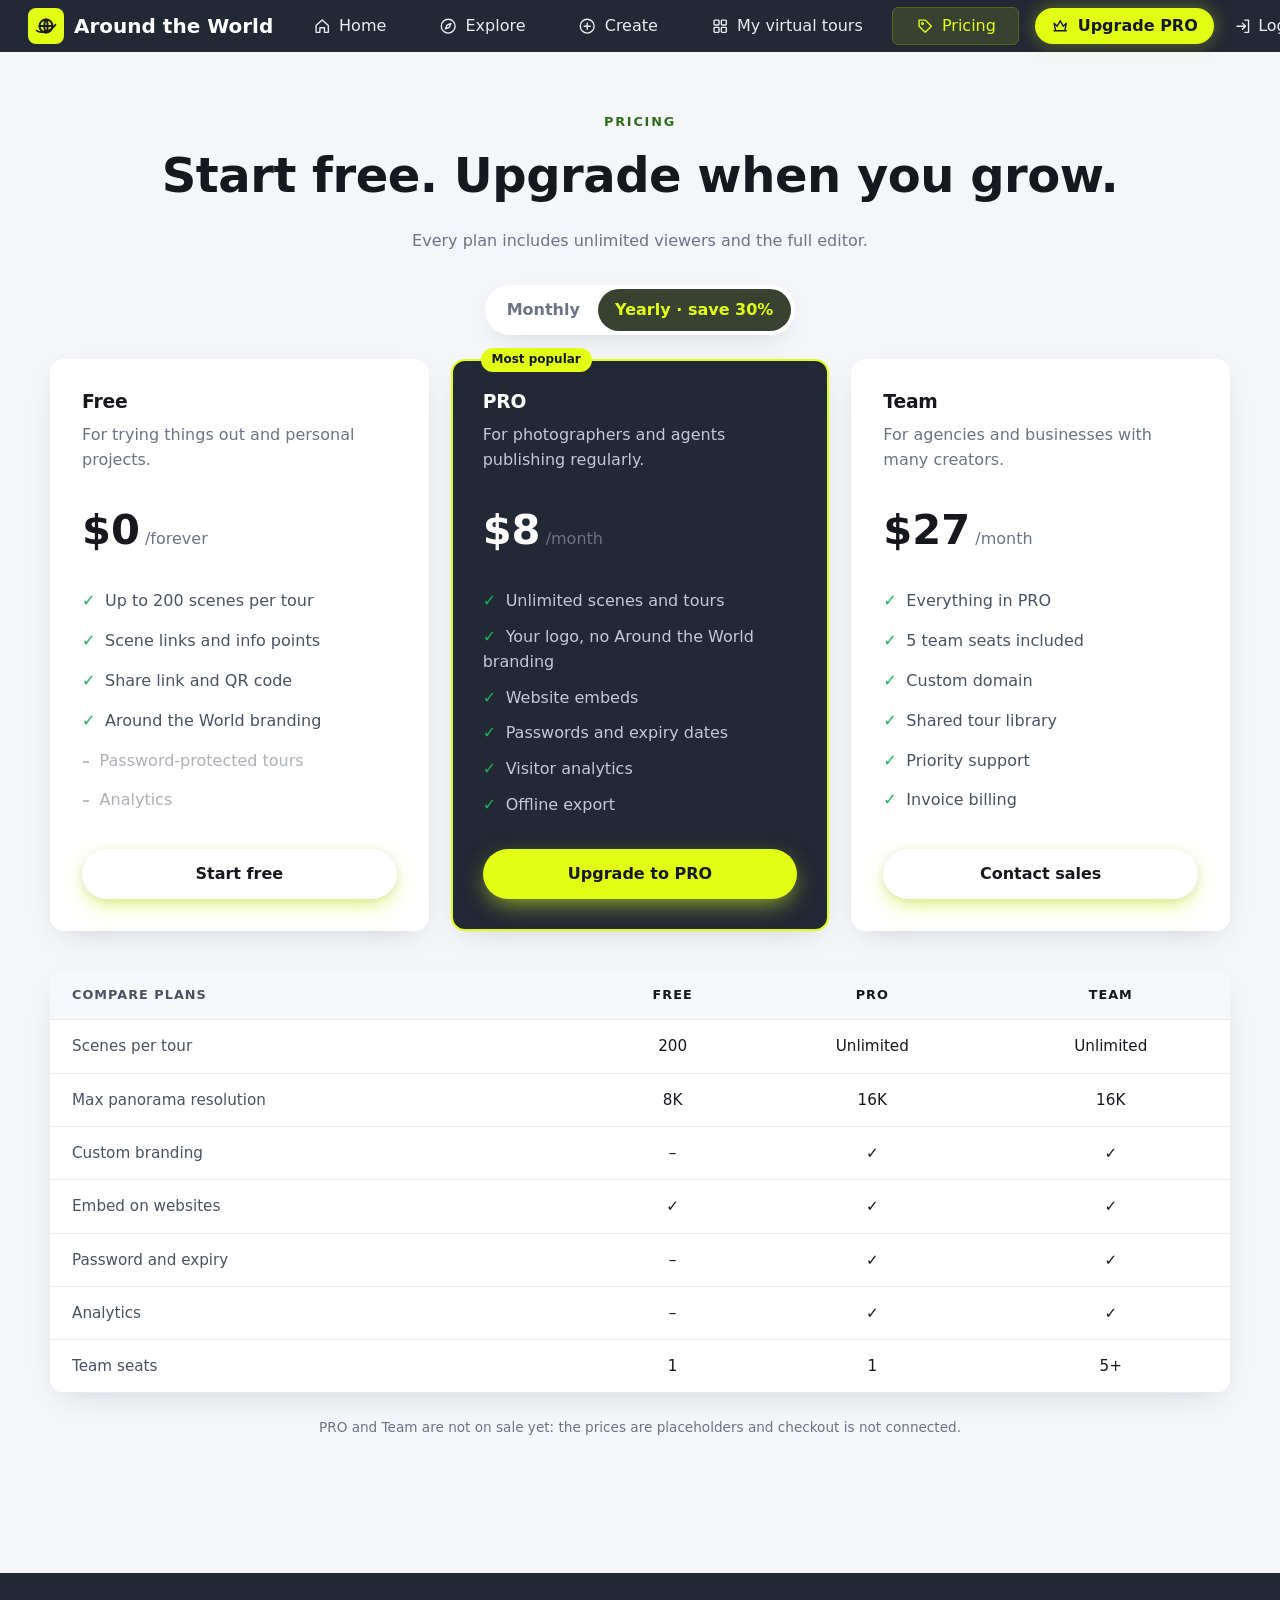
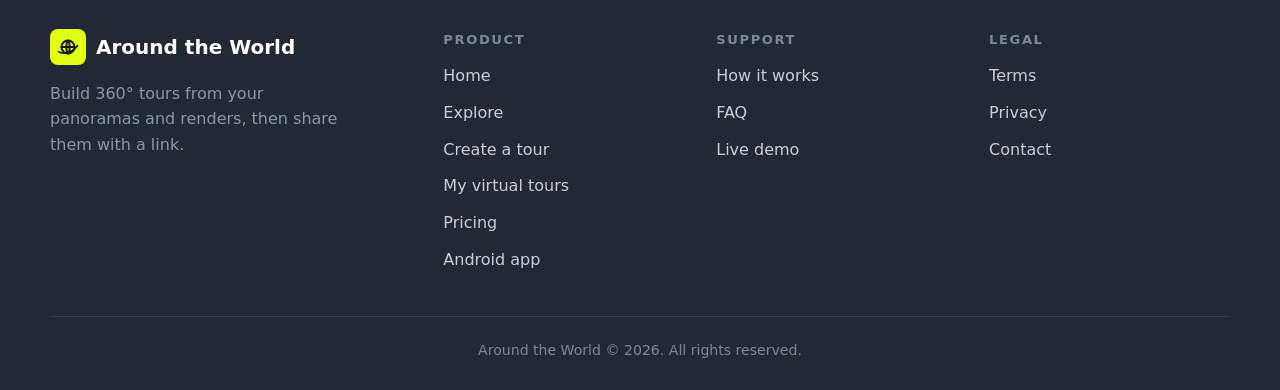
<file: pricing.html>
<!doctype html>
<html lang="en"><head>
<meta charset="utf-8"><meta name="viewport" content="width=device-width,initial-scale=1">
<link rel="icon" href="data:image/svg+xml,%3Csvg xmlns='http://www.w3.org/2000/svg' viewBox='0 0 32 32'%3E%3Crect width='32' height='32' rx='7' fill='%23e1ff15'/%3E%3Cg fill='none' stroke='%2316181d' stroke-width='2.2'%3E%3Ccircle cx='16' cy='16' r='8'/%3E%3Cpath d='M8 16h16M16 8c3 3 3 13 0 16M16 8c-3 3-3 13 0 16'/%3E%3C/g%3E%3C/svg%3E">
<link rel="manifest" href="manifest.webmanifest"><meta name="theme-color" content="#222834"><link rel="apple-touch-icon" href="assets/icon-192.png">
<link rel="stylesheet" href="css/style.css">
<title>Pricing · Around the World</title>
</head>
<body data-page="pricing">
<main class="container" style="padding-bottom:80px">
  <div class="page-hero">
    <span class="eyebrow">Pricing</span>
    <h1>Start free. Upgrade when you grow.</h1>
    <p>Every plan includes unlimited viewers and the full editor.</p>
    <div class="billing-toggle"><button data-b="m">Monthly</button><button data-b="y" class="on">Yearly · save 30%</button></div>
  </div>
  <div class="pricing">
    <div class="plan"><h3>Free</h3><p>For trying things out and personal projects.</p><div class="price">$0<small> /forever</small></div>
      <ul><li>Up to 200 scenes per tour</li><li>Scene links and info points</li><li>Share link and QR code</li><li>Around the World branding</li><li class="no">Password-protected tours</li><li class="no">Analytics</li></ul>
      <a class="btn" href="create.html">Start free</a></div>
    <div class="plan featured"><h3>PRO</h3><p>For photographers and agents publishing regularly.</p><div class="price"><span data-m="12" data-y="8">$8</span><small> /month</small></div>
      <ul><li>Unlimited scenes and tours</li><li>Your logo, no Around the World branding</li><li>Website embeds</li><li>Passwords and expiry dates</li><li>Visitor analytics</li><li>Offline export</li></ul>
      <button class="btn btn-primary" data-soon>Upgrade to PRO</button></div>
    <div class="plan"><h3>Team</h3><p>For agencies and businesses with many creators.</p><div class="price"><span data-m="39" data-y="27">$27</span><small> /month</small></div>
      <ul><li>Everything in PRO</li><li>5 team seats included</li><li>Custom domain</li><li>Shared tour library</li><li>Priority support</li><li>Invoice billing</li></ul>
      <a class="btn" href="#" data-soon>Contact sales</a></div>
  </div>
  <div class="table-wrap"><table class="compare">
    <thead><tr><th>Compare plans</th><th>Free</th><th>PRO</th><th>Team</th></tr></thead>
    <tbody>
      <tr><td>Scenes per tour</td><td>200</td><td>Unlimited</td><td>Unlimited</td></tr>
      <tr><td>Max panorama resolution</td><td>8K</td><td>16K</td><td>16K</td></tr>
      <tr><td>Custom branding</td><td>–</td><td>✓</td><td>✓</td></tr>
      <tr><td>Embed on websites</td><td>✓</td><td>✓</td><td>✓</td></tr>
      <tr><td>Password and expiry</td><td>–</td><td>✓</td><td>✓</td></tr>
      <tr><td>Analytics</td><td>–</td><td>✓</td><td>✓</td></tr>
      <tr><td>Team seats</td><td>1</td><td>1</td><td>5+</td></tr>
    </tbody></table></div>
  <p class="small" style="text-align:center;margin-top:24px">PRO and Team are not on sale yet: the prices are placeholders and checkout is not connected.</p>
</main>
<script type="module">
  import './js/layout.js';
  document.querySelector('.billing-toggle').onclick = e => {
    const b = e.target.closest('[data-b]'); if (!b) return;
    document.querySelectorAll('[data-b]').forEach(x => x.classList.toggle('on', x === b));
    document.querySelectorAll('[data-m]').forEach(p => p.textContent = '$' + p.dataset[b.dataset.b]);
  };
</script>
</body></html>
</file>
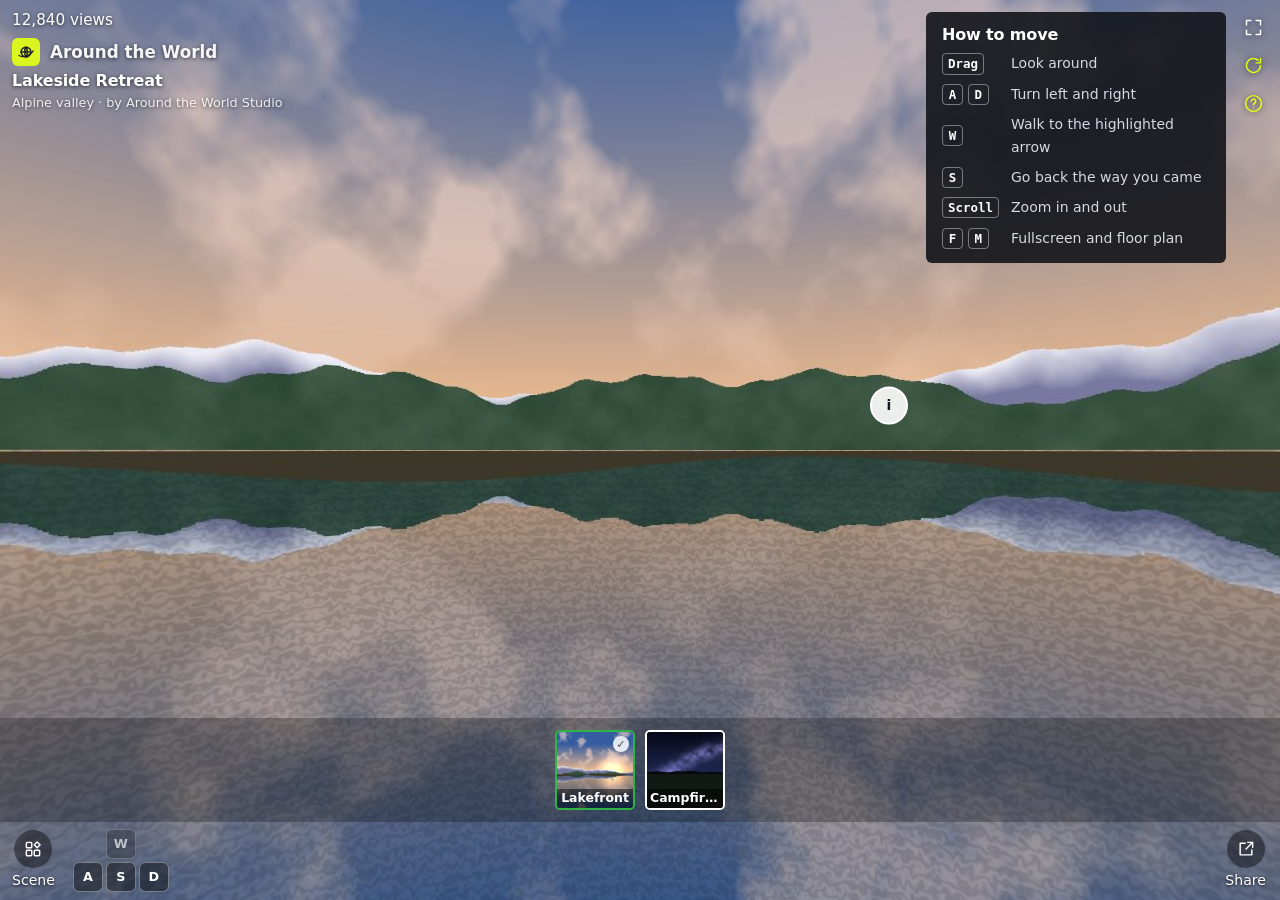
<file: tour.html>
<!doctype html>
<html lang="en"><head>
<meta charset="utf-8"><meta name="viewport" content="width=device-width,initial-scale=1">
<link rel="icon" href="data:image/svg+xml,%3Csvg xmlns='http://www.w3.org/2000/svg' viewBox='0 0 32 32'%3E%3Crect width='32' height='32' rx='7' fill='%23e1ff15'/%3E%3Cg fill='none' stroke='%2316181d' stroke-width='2.2'%3E%3Ccircle cx='16' cy='16' r='8'/%3E%3Cpath d='M8 16h16M16 8c3 3 3 13 0 16M16 8c-3 3-3 13 0 16'/%3E%3C/g%3E%3C/svg%3E">
<link rel="manifest" href="manifest.webmanifest"><meta name="theme-color" content="#222834"><link rel="apple-touch-icon" href="assets/icon-192.png">
<link rel="stylesheet" href="css/style.css">
<title>Tour · Around the World</title>
</head>
<body class="tour-page">
<div class="tour-shell">
  <div id="viewer"></div>
  <div class="tl">
    <span class="views" id="views"></span>
    <span id="brand"></span>
    <div><h1 id="t-title">Loading…</h1><span class="sub" id="t-sub"></span></div>
    <a class="tagbtn" id="back" hidden></a>
  </div>
  <div class="tr" id="controls">
    <button class="ic" id="b-full" title="Fullscreen (F)" aria-label="Fullscreen"><svg viewBox="0 0 24 24"><path d="M4 9V4h5M20 9V4h-5M4 15v5h5M20 15v5h-5"/></svg></button>
    <button class="ic on" id="b-rotate" title="Auto-rotate" aria-label="Auto-rotate"><svg viewBox="0 0 24 24"><path d="M20 12a8 8 0 1 1-2.6-5.9"/><path d="M20 4v5h-5"/></svg></button>
    <button class="ic" id="b-map" title="Floor plan (M)" aria-label="Floor plan" hidden><svg viewBox="0 0 24 24"><path d="M9 4L3 6v14l6-2 6 2 6-2V4l-6 2-6-2z"/><path d="M9 4v14M15 6v14"/></svg></button>
    <button class="ic" id="b-gyro" title="Use device motion" aria-label="Use device motion"><svg viewBox="0 0 24 24"><rect x="7" y="3" width="10" height="18" rx="2"/><path d="M11 18h2"/></svg></button>
    <button class="ic" id="b-help" title="Controls (?)" aria-label="Controls"><svg viewBox="0 0 24 24"><circle cx="12" cy="12" r="9"/><path d="M9.5 9.5a2.5 2.5 0 1 1 3.6 2.2c-.7.4-1.1 1-1.1 1.8M12 17h.01"/></svg></button>
  </div>
  <div class="scene-name" id="scene-name"></div>
  <div class="pop help-pop" id="help" hidden>
    <h3>How to move</h3>
    <dl>
      <dt><span class="kbd">Drag</span></dt><dd>Look around</dd>
      <dt><span class="kbd">A</span> <span class="kbd">D</span></dt><dd>Turn left and right</dd>
      <dt><span class="kbd">W</span></dt><dd>Walk to the highlighted arrow</dd>
      <dt><span class="kbd">S</span></dt><dd>Go back the way you came</dd>
      <dt><span class="kbd">Scroll</span></dt><dd>Zoom in and out</dd>
      <dt><span class="kbd">F</span> <span class="kbd">M</span></dt><dd>Fullscreen and floor plan</dd>
    </dl>
  </div>
  <div class="minimap" id="minimap" hidden><img id="map-img" alt="Floor plan"><div id="map-pins"></div></div>
  <div class="pop info-pop" id="info"><button class="x" id="info-x" aria-label="Close">×</button><h3 id="i-title"></h3><p id="i-text"></p></div>
  <div class="strip-band" id="band"><div class="strip" id="strip"></div></div>
  <div class="corner l">
    <button class="cbtn" id="b-scenes" title="Show or hide the scene list"><i><svg viewBox="0 0 24 24"><rect x="4" y="4" width="6.5" height="6.5" rx="1"/><rect x="13.5" y="13.5" width="6.5" height="6.5" rx="1"/><rect x="4" y="13.5" width="6.5" height="6.5" rx="1"/><path d="M17 3.5l3.5 3.5-3.5 3.5-3.5-3.5z"/></svg></i>Scene</button>
    <div class="walk-pad" id="pad" aria-label="Movement controls">
      <button data-k="w" class="k-w" title="Walk forward (W)">W</button>
      <button data-k="a" class="k-a" title="Turn left (A)">A</button>
      <button data-k="s" class="k-s" title="Go back (S)">S</button>
      <button data-k="d" class="k-d" title="Turn right (D)">D</button>
      <span class="walk-hint" id="walk-hint"></span>
    </div>
  </div>
  <div class="corner r">
    <button class="cbtn" id="b-share" title="Share this tour"><i><svg viewBox="0 0 24 24"><path d="M11 5H5v14h14v-6"/><path d="M14 4h6v6M20 4l-8 8"/></svg></i>Share</button>
  </div>
  <div class="notfound" id="notfound" hidden><div><h2>Tour not found</h2><p>The link may be wrong, or the tour was removed.</p><a class="b b-green" href="explore.html">Explore other tours</a></div></div>
</div>

<div class="modal" id="share-modal"><div class="dlg">
  <div class="dlg-head"><span>Share this tour</span><button class="x" data-close aria-label="Close">×</button></div>
  <div class="dlg-body">
    <div class="share-grid">
      <div class="qr" id="qr"></div>
      <div>
        <label class="field">Link<div class="row"><input id="s-link" readonly><button class="b b-green" data-copy="s-link">Copy</button></div></label>
        <label class="field">Embed code<textarea id="s-embed" readonly></textarea></label>
        <div class="row" style="flex-wrap:wrap"><button class="b" data-copy="s-embed">Copy embed</button><a class="b" id="s-x" target="_blank" rel="noopener">Post on X</a><a class="b" id="s-fb" target="_blank" rel="noopener">Facebook</a></div>
      </div>
    </div>
    <p class="small" id="s-note" style="margin:1em 0 0"></p>
  </div>
</div></div>

<script src="js/vendor/qrcode.js"></script>
<script type="module">
  import { toast, logoHTML } from './js/layout.js';
  import { PanoViewer, escapeHtml } from './js/viewer.js';
  import { loadTour, linkLabel } from './js/tours.js';
  import { bumpViews } from './js/cloud.js';
  import { settingsOf, SPEEDS, qrSvg, copyText, embedCode } from './js/pano.js';

  const $ = id => document.getElementById(id);
  const params = new URLSearchParams(location.search);
  const embed = params.has('embed');
  $('brand').innerHTML = logoHTML('index.html', embed ? 'target="_blank" rel="noopener"' : '');
  const tour = await loadTour(params).catch(e => { console.error(e); return null; });
  if (!tour || !tour.scenes.length) {
    $('t-title').textContent = '';
    for (const id of ['band', 'controls']) $(id).hidden = true;
    document.querySelectorAll('.corner').forEach(c => c.hidden = true);
    $('notfound').hidden = false;
    await new Promise(() => {});   // nothing more to set up on this page
  }
  const set = settingsOf(tour);
  if (tour.kind === 'draft' && !embed) { const b = $('back'); b.hidden = false; b.href = 'edit.html?id=' + tour.id; b.textContent = 'Back to the editor'; }
  document.title = tour.title + ' · Around the World';
  $('t-title').textContent = tour.title;
  $('t-sub').textContent = [tour.location, tour.author && 'by ' + tour.author].filter(Boolean).join(' · ');
  if (tour.kind === 'cloud' && !sessionStorage.getItem('seen-' + tour.id)) { sessionStorage.setItem('seen-' + tour.id, 1); bumpViews(tour.id); tour.views = (tour.views || 0) + 1; }
  if (set.views && tour.kind !== 'draft') $('views').textContent = (tour.views || 0).toLocaleString() + ' views';
  $('b-full').hidden = !set.fullscreen; $('b-share').hidden = !set.share; $('pad').hidden = !set.pad;

  const speed = (SPEEDS[set.speed] || SPEEDS.medium) * (set.dir < 0 ? -1 : 1);
  const viewer = new PanoViewer($('viewer'), { autoRotate: set.rotate ? speed : 0, keyboard: 'global' });
  const byId = id => tour.scenes.find(s => s.id === id);
  const trail = [];           // scenes walked through, for S (go back)
  let current = null, busy = false;

  const strip = $('strip'), band = $('band');
  const many = tour.scenes.length > 1;
  $('b-scenes').hidden = !many; band.hidden = !many;
  if (!set.strip || innerHeight < 430) band.classList.add('shut');
  strip.innerHTML = tour.scenes.map(s => `<button data-s="${escapeHtml(s.id)}"><img src="${escapeHtml(s.thumbUrl)}" alt="" loading="lazy"><span>${escapeHtml(s.title)}</span><em>${escapeHtml(s.title)}</em></button>`).join('');
  strip.onclick = e => { const b = e.target.closest('[data-s]'); if (b && b.dataset.s !== current.id) go(b.dataset.s); };
  $('b-scenes').onclick = () => band.classList.toggle('shut');

  // Arrive facing the way you were walking: away from the link that leads back to where you came from.
  function arrivalView(scene, fromId) {
    const back = fromId && scene.hotspots.find(h => h.type === 'scene' && h.target === fromId);
    return back ? { yaw: back.yaw + 180, pitch: 0, fov: scene.fov } : { yaw: scene.yaw || 0, pitch: scene.pitch || 0, fov: scene.fov };
  }
  async function go(id, { from = null, record = true } = {}) {
    const s = byId(id) || tour.scenes[0];
    if (record && current) trail.push(current.id);
    current = s; $('info').classList.remove('open');
    strip.querySelectorAll('button').forEach(b => b.classList.toggle('on', b.dataset.s === s.id));
    strip.querySelector('.on')?.scrollIntoView({ block: 'nearest', inline: 'center' });
    renderPins(); showSceneName(s.title);
    const u = new URL(location); u.searchParams.set('scene', s.id); history.replaceState(null, '', u);
    const hotspots = s.hotspots.filter(h => h.type !== 'scene' || byId(h.target)).map(h => ({ ...h, label: linkLabel(h, tour.scenes) }));
    turned = 0;
    try { await viewer.load(s.src, { ...arrivalView(s, from), hotspots }); } catch { toast('This panorama could not be loaded'); }
  }
  let nameTimer;
  function showSceneName(t) { if (!many) return; const el = $('scene-name'); el.textContent = t; el.classList.add('show'); clearTimeout(nameTimer); nameTimer = setTimeout(() => el.classList.remove('show'), 2200); }
  // walk through a scene link: turn toward it, lean in, then switch scenes
  async function travel(link, opts) {
    if (busy) return; busy = true;
    await viewer.flyTo(link.yaw, Math.max(link.pitch, -20) * 0.5, Math.max(viewer.opts.minFov, viewer.fov - 22), 380);
    await go(link.target, { from: current.id, ...opts }); busy = false;
  }
  viewer.on('hotspot', h => {
    if (h.type === 'scene') return travel(h);
    $('i-title').textContent = h.label; $('i-text').textContent = h.text || ''; $('info').classList.add('open');
  });
  viewer.on('walk', ({ dir, link }) => {
    if (busy) return;
    if (dir > 0) return link ? travel(link) : hint('Turn toward an arrow, then press W');
    // S: retrace the last step, or take a link that is behind you
    const prev = trail.pop();
    if (prev) { const back = current.hotspots.find(h => h.type === 'scene' && h.target === prev); return back ? travel(back, { record: false }) : go(prev, { from: current.id, record: false }); }
    link ? travel(link) : hint('Nothing behind you here');
  });
  viewer.on('ahead', link => { $('pad').classList.toggle('can-walk', !!link); if (link) hint('W: ' + link.label, 0); else hint('', 0); });
  let hintTimer; const hintEl = $('walk-hint');
  function hint(text, ms = 1800) { clearTimeout(hintTimer); hintEl.textContent = text; if (ms) hintTimer = setTimeout(() => hintEl.textContent = viewer.ahead ? 'W: ' + viewer.ahead.data.label : '', ms); }

  // on-screen WASD pad (also the way to walk on touch screens)
  const pad = $('pad'); const CODE = { a: 'KeyA', d: 'KeyD' };
  pad.addEventListener('pointerdown', e => {
    const b = e.target.closest('[data-k]'); if (!b) return; e.preventDefault(); const k = b.dataset.k;
    if (k === 'w' || k === 's') return viewer.walk(k === 'w' ? 1 : -1);
    viewer.keys.add(CODE[k]); viewer._idleSince = Infinity; b.setPointerCapture(e.pointerId);
  });
  ['pointerup', 'pointercancel'].forEach(t => pad.addEventListener(t, e => { const b = e.target.closest('[data-k]'); if (b && CODE[b.dataset.k]) { viewer.keys.delete(CODE[b.dataset.k]); viewer._idleSince = performance.now(); } }));
  addEventListener('keydown', e => { const b = pad.querySelector('[data-k="' + (e.key || '').toLowerCase() + '"]'); if (b && !e.target.closest('input,textarea')) b.classList.add('down'); });
  addEventListener('keyup', e => pad.querySelector('[data-k="' + (e.key || '').toLowerCase() + '"]')?.classList.remove('down'));

  // floor plan
  const fp = set.plan && tour.floorplan && tour.floorplan.src && Object.keys(tour.floorplan.markers || {}).length ? tour.floorplan : null;
  if (fp) { $('b-map').hidden = false; $('map-img').src = fp.src; $('minimap').hidden = innerWidth < 700; $('b-map').classList.toggle('on', !$('minimap').hidden); }
  function renderPins() {
    if (!fp) return;
    $('map-pins').innerHTML = tour.scenes.map((s, i) => { const m = fp.markers[s.id]; return m ? `<button class="pin ${s.id === current.id ? 'on' : ''}" style="left:${m.x * 100}%;top:${m.y * 100}%" data-s="${escapeHtml(s.id)}" title="${escapeHtml(s.title)}">${i + 1}</button>` : ''; }).join('');
  }
  $('map-pins').onclick = e => { const b = e.target.closest('[data-s]'); if (b && b.dataset.s !== current.id) go(b.dataset.s); };
  $('b-map').onclick = () => { const m = $('minimap'); m.hidden = !m.hidden; $('b-map').classList.toggle('on', !m.hidden); if (!m.hidden) closeHelp(); };

  let turned = 0;
  await go(params.get('scene') || tour.scenes[0].id, { record: false });

  // optional: after one full turn of auto-rotation, move on to the next scene
  if (set.rotate && set.next && many) {
    let last = viewer.lon;
    setInterval(() => {
      const moving = viewer.opts.autoRotate && !busy && !document.hidden; const d = Math.abs(viewer.lon - last); last = viewer.lon;
      if (!moving || d > 5) return; turned += d;
      if (turned >= 360) { turned = 0; const i = tour.scenes.indexOf(current); go(tour.scenes[(i + 1) % tour.scenes.length].id); }
    }, 250);
  }

  const rot = $('b-rotate'); rot.classList.toggle('on', !!set.rotate);
  rot.onclick = () => { const on = !rot.classList.contains('on'); rot.classList.toggle('on', on); viewer.setAutoRotate(on ? (speed || SPEEDS.medium) : 0); };
  $('b-gyro').hidden = !matchMedia('(pointer:coarse)').matches;
  $('b-gyro').onclick = () => viewer.enableGyro().then(ok => toast(ok ? 'Tilt your device to look around' : 'Motion access denied'));
  $('b-full').onclick = () => document.fullscreenElement ? document.exitFullscreen() : document.documentElement.requestFullscreen?.();
  const closeHelp = () => { $('help').hidden = true; $('b-help').classList.remove('on'); };
  addEventListener('keydown', e => {
    if (e.target.closest('input,textarea') || e.ctrlKey || e.metaKey) return;
    if (e.code === 'KeyF' && set.fullscreen) $('b-full').click();
    if (e.code === 'KeyM' && fp) $('b-map').click();
    if (e.key === '?') $('b-help').click();
    if (e.key === '+' || e.key === '=') viewer.zoom(-8);
    if (e.key === '-') viewer.zoom(8);
    if (e.key === 'Escape') { closeHelp(); $('info').classList.remove('open'); }
  });
  $('b-help').onclick = () => { const h = $('help'); h.hidden = !h.hidden; $('b-help').classList.toggle('on', !h.hidden); if (!h.hidden && fp) { $('minimap').hidden = true; $('b-map').classList.remove('on'); } };
  $('info-x').onclick = () => $('info').classList.remove('open');

  $('b-share').onclick = () => {
    const u = new URL(location); u.searchParams.delete('embed'); u.searchParams.delete('scene');
    const link = u.href;
    $('s-link').value = link; $('s-embed').value = embedCode(link);
    $('s-x').href = 'https://twitter.com/intent/tweet?url=' + encodeURIComponent(link) + '&text=' + encodeURIComponent(tour.title + ' in 360°');
    $('s-fb').href = 'https://www.facebook.com/sharer/sharer.php?u=' + encodeURIComponent(link);
    $('s-note').textContent = tour.kind === 'draft' ? 'This is a draft saved in this browser, so the link only works on this device. Publish it from the editor to share it with anyone.' : '';
    $('qr').innerHTML = qrSvg(link, 4);
    $('share-modal').classList.add('open');
  };
  document.querySelectorAll('[data-copy]').forEach(b => b.onclick = async e => {
    e.preventDefault(); const el = $(b.dataset.copy);
    if (!await copyText(el.value)) { el.select(); document.execCommand('copy'); }
    toast('Copied');
  });
  if (!embed && !localStorage.getItem('atw-wasd-tip') && matchMedia('(pointer:fine)').matches && !fp) { localStorage.setItem('atw-wasd-tip', 1); setTimeout(() => { $('b-help').click(); setTimeout(closeHelp, 8000); }, 900); }
</script>
</body></html>
</file>
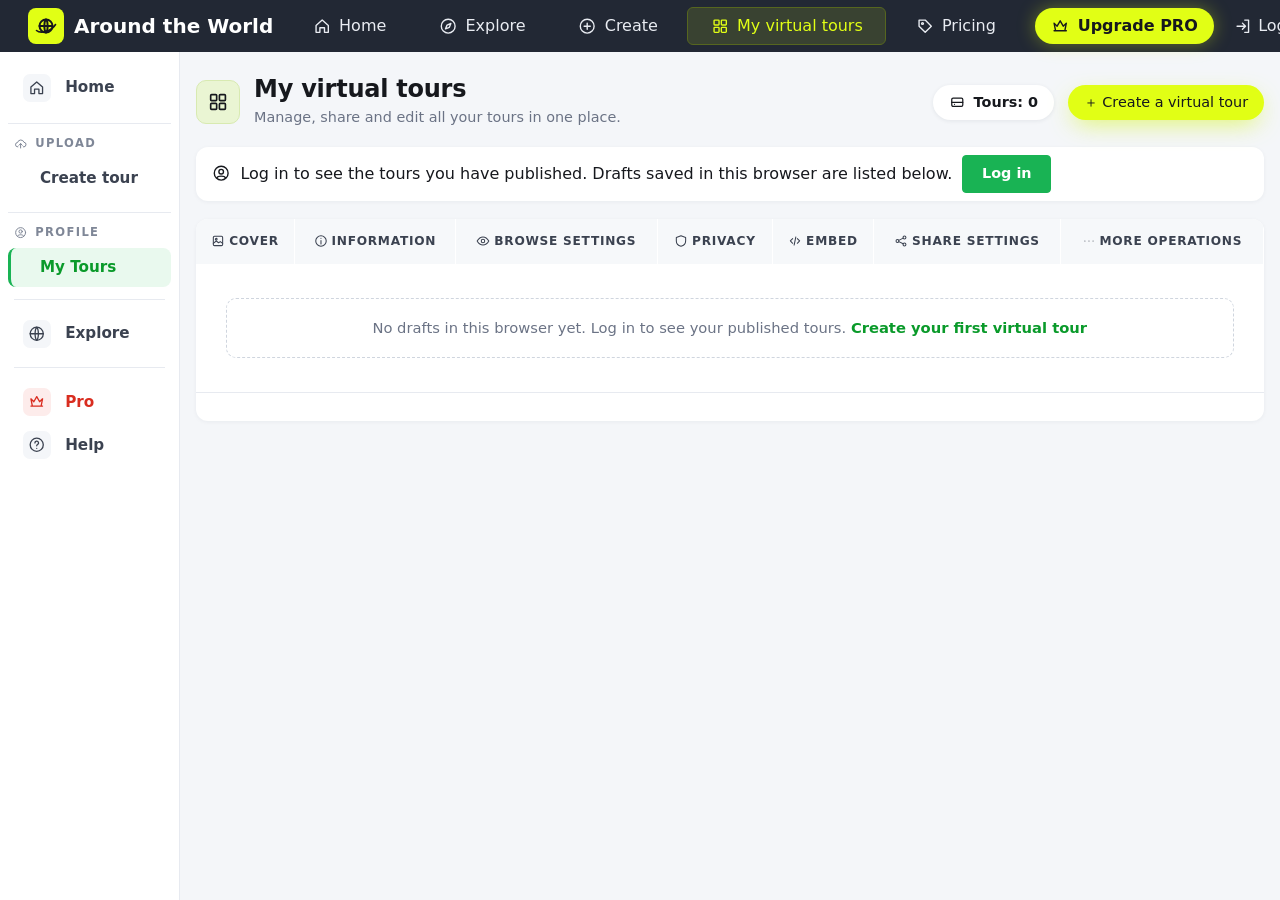
<file: tours.html>
<!doctype html>
<html lang="en"><head>
<meta charset="utf-8"><meta name="viewport" content="width=device-width,initial-scale=1">
<link rel="icon" href="data:image/svg+xml,%3Csvg xmlns='http://www.w3.org/2000/svg' viewBox='0 0 32 32'%3E%3Crect width='32' height='32' rx='7' fill='%23e1ff15'/%3E%3Cg fill='none' stroke='%2316181d' stroke-width='2.2'%3E%3Ccircle cx='16' cy='16' r='8'/%3E%3Cpath d='M8 16h16M16 8c3 3 3 13 0 16M16 8c-3 3-3 13 0 16'/%3E%3C/g%3E%3C/svg%3E">
<link rel="manifest" href="manifest.webmanifest"><meta name="theme-color" content="#222834"><link rel="apple-touch-icon" href="assets/icon-192.png">
<link rel="stylesheet" href="css/style.css">
<title>My virtual tours · Around the World</title>
</head>
<body data-page="mine" data-side="tours" data-nofooter="1">
<div class="app">
  <aside class="side" id="side"></aside>
  <main class="main">
    <div class="page-head">
      <span class="tile" id="head-icon"></span>
      <div><h1>My virtual tours</h1><p>Manage, share and edit all your tours in one place.</p></div>
      <span class="sp"></span>
      <span class="pill" id="total">Tours: 0</span>
      <a class="pill pill-lime" href="create.html">＋ Create a virtual tour</a>
    </div>
    <div class="status-bar" id="status"></div>
    <div class="ttable">
      <table>
        <thead><tr id="thead"></tr></thead>
        <tbody id="rows"><tr><td colspan="7"><div class="skeleton" style="min-height:120px"></div></td></tr></tbody>
      </table>
      <div class="tfoot" id="tfoot"></div>
    </div>
  </main>
</div>

<div class="modal" id="m-rename"><div class="dlg" style="width:min(420px,100%)">
  <div class="dlg-head"><span>Rename tour</span><button class="x" data-close aria-label="Close">×</button></div>
  <div class="dlg-body"><input class="inp" id="rename-in" maxlength="120" aria-label="Tour title"></div>
  <div class="dlg-foot"><button class="b" data-close>Cancel</button><button class="b b-green" id="rename-save">Save</button></div>
</div></div>

<script src="js/vendor/qrcode.js"></script>
<script type="module" src="js/dash.js"></script>
</body></html>
</file>
<file: css/style.css>
:root{
  --navy:#222834; --navy2:#171b24; --lime:#e1ff15; --lime-soft:#f3ffb0; --olive:#8aa80a; --green:#19b354; --green-d:#0a9a2a; --green-soft:#e9f9ee;
  --bg:#f4f6f9; --card:#fff; --line:#e7eaf0; --text:#16181d; --muted:#6b7385; --orange:#ef6c00; --red:#e5484d;
  --radius:14px; --shadow:0 10px 30px -14px rgba(26,34,52,.22); --glow:0 8px 24px -6px rgba(214,245,40,.75);
  --font:"Segoe UI",system-ui,-apple-system,Roboto,"Helvetica Neue",Arial,sans-serif;
}
*{box-sizing:border-box} [hidden]{display:none!important} html{scroll-behavior:smooth}
body{margin:0;font-family:var(--font);background:var(--bg);color:var(--text);line-height:1.6;-webkit-font-smoothing:antialiased}
a{color:inherit;text-decoration:none} img{max-width:100%;display:block} button,input,select,textarea{font:inherit}
.container{width:min(1180px,100% - 32px);margin-inline:auto}
h1,h2,h3{line-height:1.15;margin:0 0 .5em;letter-spacing:-.01em} h1{font-size:clamp(2.2rem,5vw,3.9rem)} h2{font-size:clamp(1.7rem,3.2vw,2.5rem)}
p{margin:0 0 1em;color:var(--muted)}
svg.i{width:1.15em;height:1.15em;fill:none;stroke:currentColor;stroke-width:1.8;stroke-linecap:round;stroke-linejoin:round;flex:0 0 auto}
.eyebrow{display:inline-block;font-size:.8rem;font-weight:700;letter-spacing:.14em;text-transform:uppercase;color:#2f6b1c;margin-bottom:1rem}
.small{font-size:.85rem;color:var(--muted)}
button:disabled{opacity:.55;cursor:default}
:focus-visible{outline:2px solid var(--green);outline-offset:2px}

/* buttons */
.btn{display:inline-flex;align-items:center;justify-content:center;gap:.5em;padding:.75em 1.6em;border-radius:999px;font-weight:700;border:0;background:#fff;color:var(--text);cursor:pointer;font-size:1rem;box-shadow:0 2px 10px rgba(26,34,52,.1),var(--glow);transition:transform .15s,box-shadow .15s,background .15s}
.btn:hover{transform:translateY(-1px)} .btn:active{transform:scale(.98)}
.btn-primary{background:var(--lime);box-shadow:var(--glow)}
.btn-ghost{background:transparent;box-shadow:none;color:inherit;opacity:.8} .btn-ghost:hover{opacity:1}
.btn-sm{padding:.45em 1.1em;font-size:.9rem}
.b{display:inline-flex;align-items:center;justify-content:center;gap:.4em;padding:.45em 1.3em;border-radius:4px;border:1px solid #d5d9e0;background:#fff;color:#444b59;cursor:pointer;font-size:.9rem;white-space:nowrap}
.b:hover{border-color:#aab1bd} .b-green{background:var(--green);border-color:var(--green);color:#fff;font-weight:600} .b-green:hover{background:var(--green-d);border-color:var(--green-d)}
.b-lime{background:var(--lime);border-color:var(--lime);color:#16181d;font-weight:600}
.b-line{background:transparent;border-color:var(--green);color:var(--green-d)} .b-line:hover{background:var(--green-soft);border-color:var(--green)}

/* top bar */
.site-header{position:sticky;top:0;z-index:50;background:var(--navy);color:#fff}
.site-header .bar{display:flex;align-items:center;gap:16px;height:52px;padding:0 28px}
.logo{display:flex;align-items:center;gap:10px;font-weight:800;font-size:1.25rem;white-space:nowrap;color:inherit}
.logo-mark{flex:0 0 auto;width:36px;height:36px;border-radius:8px;background:var(--lime);color:#16181d;display:grid;place-items:center}
.logo-mark svg{width:24px;height:24px;fill:none;stroke:currentColor;stroke-width:2;stroke-linecap:round}
.nav{display:flex;gap:6px;flex:1;justify-content:center}
.nav a{display:flex;align-items:center;gap:8px;padding:.35em 1.4em;border-radius:6px;color:#e9ecf2;font-weight:500;border:1px solid transparent;white-space:nowrap}
.nav a:hover{background:rgba(255,255,255,.07)}
.nav a.active{background:#394231;border-color:#56661f;color:var(--lime)}
.header-actions{display:flex;gap:14px;align-items:center}
.pro-pill{display:inline-flex;align-items:center;gap:8px;background:var(--lime);color:#16181d;font-weight:700;padding:.3em 1em;border-radius:999px;box-shadow:0 0 18px rgba(225,255,21,.35);white-space:nowrap}
.login-link{background:none;border:0;color:#e9ecf2;cursor:pointer;display:flex;align-items:center;gap:6px;font-weight:500;white-space:nowrap}
.avatar{width:38px;height:38px;border-radius:50%;background:var(--orange);color:#fff;font-weight:700;font-size:1.1rem;border:2px solid #f39a4d;cursor:pointer;display:grid;place-items:center;position:relative}
.avatar-wrap{position:relative}
.user-menu{position:absolute;right:0;top:46px;background:#fff;color:var(--text);border-radius:10px;box-shadow:var(--shadow);border:1px solid var(--line);min-width:200px;padding:6px;z-index:60}
.user-menu b{display:block;padding:8px 10px 2px} .user-menu span{display:block;padding:0 10px 8px;color:var(--muted);font-size:.82rem;border-bottom:1px solid var(--line);margin-bottom:4px;word-break:break-all}
.user-menu a,.user-menu button{display:block;width:100%;text-align:left;background:none;border:0;padding:8px 10px;border-radius:6px;cursor:pointer;color:inherit}
.user-menu a:hover,.user-menu button:hover{background:var(--bg)}
.menu-btn{display:none;background:none;border:0;color:#fff;font-size:1.5rem;cursor:pointer;line-height:1}
@media (max-width:980px){
  .site-header .bar{padding:0 14px;gap:10px}
  .nav{position:fixed;inset:52px 0 auto 0;flex-direction:column;background:var(--navy);padding:10px 14px 16px;display:none;box-shadow:0 20px 30px -20px #000}
  .nav.open{display:flex} .menu-btn{display:block;margin-left:auto} .header-actions{gap:8px}
  .site-header .logo{font-size:1rem} .site-header .logo-mark{width:30px;height:30px} .pro-pill{display:none}
}

/* landing */
.hero{position:relative;min-height:min(680px,calc(100vh - 52px));display:grid;place-items:center;overflow:hidden;background:var(--navy2);color:#fff;text-align:center}
.hero-viewer{position:absolute;inset:0}
.hero::after{content:"";position:absolute;inset:0;background:radial-gradient(ellipse at center,rgba(15,18,26,.5),rgba(15,18,26,.72));pointer-events:none}
.hero-content{position:relative;z-index:2;padding:72px 0 96px;max-width:1040px;pointer-events:none}
.hero-content a,.hero-content button{pointer-events:auto}
.hero h1{font-weight:800;text-shadow:0 4px 30px rgba(0,0,0,.45);margin-bottom:.4em}
.hero p{color:#e3e7ef;font-size:1.3rem;font-weight:600;max-width:720px;margin:0 auto 2rem;text-shadow:0 2px 14px rgba(0,0,0,.5)}
.hero-badge{display:inline-block;background:#fff;color:#16181d;font-weight:800;font-size:.85rem;letter-spacing:.1em;text-transform:uppercase;padding:.55em 1.4em;border-radius:999px;box-shadow:var(--glow);margin-bottom:1.6rem}
.cta-row{display:flex;gap:14px;flex-wrap:wrap;justify-content:center;align-items:center}
.hero .btn-ghost{color:#fff;font-size:1.05rem}
.drag-hint{position:absolute;right:20px;bottom:20px;z-index:2;font-size:.82rem;color:#fff;background:rgba(0,0,0,.4);padding:.4em 1em;border-radius:999px;pointer-events:none}
.guide-line{text-align:center;padding:18px 16px 0;font-size:1.05rem;color:var(--text)} .guide-line a{color:#1d4f91} .guide-line a:hover{text-decoration:underline}
.stats-grid{display:grid;grid-template-columns:repeat(4,1fr);background:#fff;border-radius:22px;box-shadow:var(--shadow);margin-top:26px;padding:22px 10px}
.stat{text-align:center;padding:8px}
.stat b{display:block;font-size:2.3rem;line-height:1.2;color:var(--olive);font-weight:800} .stat span{color:#9aa1ad;font-size:1rem}
@media (max-width:760px){.stats-grid{grid-template-columns:repeat(2,1fr)} .drag-hint{display:none} .hero p{font-size:1.05rem}}
section.block{padding:84px 0}
.section-head{text-align:center;max-width:720px;margin:0 auto 48px}
.feature{display:grid;grid-template-columns:1.9fr 1fr;gap:48px;align-items:center;padding:56px 0}
.feature.reverse{grid-template-columns:1fr 1.9fr} .feature.reverse .feature-media{order:2}
.feature h2{font-weight:800} .feature p,.feature li{color:#3b4250;font-size:1.05rem}
.feature .eyebrow{background:#fff;padding:.5em 1.4em;border-radius:999px}
.feature ul{list-style:none;padding:0;margin:0 0 1.5rem;display:grid;gap:12px} .feature li b{color:var(--text)}
.feature-media{border-radius:26px;overflow:hidden;box-shadow:var(--shadow);aspect-ratio:16/10;position:relative;background:#dfe4ea}
.feature-media .pv{position:absolute;inset:0}
.mosaic{display:grid;grid-template-columns:1fr 1fr;grid-auto-rows:1fr;gap:6px;height:100%;background:#fff}
.mosaic div{background-size:cover;background-position:center;min-height:0}
.share-demo{display:grid;place-items:center;height:100%;background:linear-gradient(135deg,#eef3f8,#f8fbe8)}
.share-demo .dlg{width:min(92%,480px);box-shadow:var(--shadow)}
.devices{display:flex;gap:4%;align-items:flex-end;justify-content:center;height:100%;padding:8% 6% 0;background:linear-gradient(#e9edf2,#f6f8fa)}
.device{position:relative;overflow:hidden;background:#111;border:6px solid #16181d;border-bottom-width:0}
.device.desktop{flex:1 1 60%;aspect-ratio:16/10;border-radius:14px 14px 0 0} .device.tablet{flex:0 0 20%;aspect-ratio:3/4;border-radius:12px 12px 0 0} .device.phone{flex:0 0 11%;aspect-ratio:9/17;border-radius:12px 12px 0 0}
.device div{position:absolute;inset:0;background-size:cover;background-position:center}
@media (max-width:900px){.feature,.feature.reverse{grid-template-columns:1fr;gap:24px;padding:36px 0}.feature.reverse .feature-media{order:0}}
.mock-editor{position:absolute;inset:0}
.mock-editor .ed-menu{position:absolute;top:5%;right:2.5%;width:17%;padding:5px 0;font-size:clamp(7px,.85vw,11px)} .mock-editor .ed-menu span{display:block;text-align:center;padding:.45em 0;color:#fff} .mock-editor .ed-menu span.on{color:#35d04f}
.mock-editor .strip-band{bottom:8%;padding:8px 0;height:auto} .mock-editor .strip button{width:11%;max-width:64px;aspect-ratio:1;height:auto;pointer-events:none}
.mock-editor .strip{width:100%;justify-content:center}
.steps{display:grid;grid-template-columns:repeat(3,1fr);gap:22px;counter-reset:s}
.step{background:#fff;border-radius:var(--radius);padding:28px;counter-increment:s;box-shadow:var(--shadow)}
.step::before{content:counter(s);display:grid;place-items:center;width:40px;height:40px;border-radius:10px;background:var(--lime);color:#16181d;font-weight:800;margin-bottom:16px}
@media (max-width:900px){.steps{grid-template-columns:1fr}}
.faq{max-width:780px;margin:0 auto;background:#fff;border-radius:var(--radius);padding:8px 28px;box-shadow:var(--shadow)}
.faq details{border-bottom:1px solid var(--line);padding:18px 0} .faq details:last-child{border:0}
.faq summary{cursor:pointer;font-weight:700;list-style:none;display:flex;justify-content:space-between}
.faq summary::after{content:"+";color:var(--olive);font-size:1.3rem;line-height:1}
.faq details[open] summary::after{content:"–"} .faq details p{margin:.8em 0 0}
.pro-cta{border-radius:26px;padding:56px 60px;background:var(--navy);display:flex;gap:32px;align-items:center;justify-content:space-between;flex-wrap:wrap;box-shadow:var(--shadow)}
.pro-cta h2{color:var(--lime);font-weight:800;max-width:680px} .pro-cta p{color:#aeb5c2;font-size:1.1rem;max-width:720px;margin:0} .pro-cta .eyebrow{color:#aeb5c2}
@media (max-width:600px){.pro-cta{padding:36px 22px}}
.reveal{opacity:0;transform:translateY(18px);transition:opacity .6s ease,transform .6s ease} .reveal.in{opacity:1;transform:none}

/* footer */
.site-footer{padding:56px 0 28px;margin-top:40px;background:var(--navy);color:#c9cfda}
.site-footer p{color:#8e96a6}
.footer-grid{display:grid;grid-template-columns:1.5fr repeat(3,1fr);gap:32px}
.footer-grid h4{margin:0 0 1em;font-size:.82rem;text-transform:uppercase;letter-spacing:.12em;color:#7f8797}
.footer-grid ul{list-style:none;padding:0;margin:0;display:grid;gap:.7em}
.footer-grid a:hover{color:var(--lime)} .site-footer .logo{color:#fff}
.footer-bottom{text-align:center;margin-top:44px;padding-top:22px;border-top:1px solid #323a49;color:#7f8797;font-size:.88rem}
@media (max-width:760px){.footer-grid{grid-template-columns:1fr 1fr}}

/* cards / explore */
.page-hero{padding:56px 0 24px;text-align:center}
.page-hero h1{font-size:clamp(2rem,4vw,3rem);font-weight:800}
.searchbar{display:flex;gap:12px;justify-content:center;margin:20px auto 0;max-width:620px}
.searchbar input{flex:1;min-width:0;padding:.8em 1.4em;border-radius:999px;border:1px solid var(--line);background:#fff;color:var(--text);box-shadow:var(--shadow)}
.chips{display:flex;flex-wrap:wrap;gap:8px;margin-bottom:1.5rem}
.chip{padding:.35em 1em;border-radius:999px;border:1px solid var(--line);background:#fff;font-size:.9rem;color:#4a5262;cursor:pointer}
.chip.active{background:#394231;color:var(--lime);border-color:#394231}
.toolbar-row{display:flex;justify-content:space-between;align-items:center;gap:12px;flex-wrap:wrap;margin:8px 0 20px;color:var(--muted);font-size:.9rem}
.toolbar-row select{padding:.4em .8em;border-radius:8px;border:1px solid var(--line);background:#fff;color:var(--text)}
.grid{display:grid;grid-template-columns:repeat(auto-fill,minmax(270px,1fr));gap:22px}
.card{background:#fff;border-radius:var(--radius);overflow:hidden;transition:transform .2s,box-shadow .2s;display:flex;flex-direction:column;box-shadow:var(--shadow)}
.card:hover{transform:translateY(-4px);box-shadow:0 18px 36px -16px rgba(26,34,52,.35)}
.card-media{aspect-ratio:16/10;position:relative;overflow:hidden;background:#dfe4ea}
.card-media img{width:100%;height:100%;object-fit:cover;transition:transform .6s}
.card:hover .card-media img{transform:scale(1.06)}
.badge{position:absolute;top:10px;left:10px;background:rgba(22,24,29,.72);color:#fff;padding:.15em .7em;border-radius:999px;font-size:.76rem}
.badge-360{left:auto;right:10px;background:var(--lime);color:#16181d;font-weight:700}
.card-body{padding:14px 16px 16px;flex:1;display:flex;flex-direction:column}
.card-body h3{font-size:1.05rem;margin-bottom:.25em} .card-body p{font-size:.92rem}
.card-meta{display:flex;justify-content:space-between;color:var(--muted);font-size:.82rem;margin-top:auto;gap:8px}
.skeleton{border-radius:var(--radius);min-height:260px;background:linear-gradient(100deg,#e9edf2 30%,#f6f8fa 50%,#e9edf2 70%);background-size:200% 100%;animation:shimmer 1.2s linear infinite}
@keyframes shimmer{to{background-position:-200% 0}}
.empty{color:var(--muted);font-size:.92rem;text-align:center;padding:18px;border:1px dashed #cfd5de;border-radius:10px;line-height:1.5}

/* pricing */
.pricing{display:grid;grid-template-columns:repeat(3,1fr);gap:22px;align-items:stretch}
.plan{background:#fff;border-radius:var(--radius);padding:30px;display:flex;flex-direction:column;box-shadow:var(--shadow);border:2px solid transparent}
.plan.featured{border-color:var(--lime);position:relative;background:var(--navy);color:#fff} .plan.featured p,.plan.featured li{color:#c3c9d5}
.plan.featured::before{content:"Most popular";position:absolute;top:-13px;left:28px;background:var(--lime);color:#16181d;font-size:.75rem;font-weight:700;padding:.2em .9em;border-radius:999px}
.price{font-size:2.6rem;font-weight:800;margin:.2em 0} .price small{font-size:1rem;color:var(--muted);font-weight:500}
.plan ul{list-style:none;padding:0;margin:1rem 0 2rem;display:grid;gap:10px;flex:1}
.plan li{color:#4a5262} .plan li::before{content:"✓";color:var(--green);margin-right:.6em;font-weight:700}
.plan li.no{opacity:.45} .plan li.no::before{content:"–";color:var(--muted)}
.billing-toggle{display:inline-flex;background:#fff;border-radius:999px;padding:4px;margin-top:1rem;box-shadow:var(--shadow)}
.billing-toggle button{background:none;border:0;color:var(--muted);padding:.5em 1.1em;border-radius:999px;cursor:pointer;font-weight:600}
.billing-toggle button.on{background:#394231;color:var(--lime)}
@media (max-width:900px){.pricing{grid-template-columns:1fr}}
.table-wrap{overflow-x:auto;background:#fff;border-radius:var(--radius);box-shadow:var(--shadow);margin-top:40px}
.compare{width:100%;border-collapse:collapse;font-size:.95rem}
.compare th,.compare td{padding:14px;border-bottom:1px solid var(--line);text-align:center}
.compare th{background:#f6f8fa;font-size:.8rem;letter-spacing:.08em;text-transform:uppercase}
.compare th:first-child,.compare td:first-child{text-align:left;color:#4a5262;padding-left:22px}

/* dialogs */
.modal{position:fixed;inset:0;z-index:100;display:none;place-items:center;background:rgba(0,0,0,.55);padding:16px}
.modal.open{display:grid;animation:fade .18s ease-out}
@keyframes fade{from{opacity:0}}
.dlg{background:#fff;color:#333a47;border-radius:4px;width:min(520px,100%);max-height:92vh;display:flex;flex-direction:column;box-shadow:0 30px 60px -20px rgba(0,0,0,.5);font-size:.92rem}
.dlg.wide{width:min(900px,100%)} .dlg.mid{width:min(680px,100%)}
.dlg-head{display:flex;justify-content:space-between;align-items:center;gap:12px;padding:12px 16px;font-weight:600;color:#222}
.dlg-head small{font-weight:400;color:var(--muted)} .dlg-head .hint{color:var(--red);font-weight:400;font-size:.82rem;margin-left:8px}
.x{background:none;border:0;color:#8b93a1;font-size:1.4rem;line-height:1;cursor:pointer;padding:0 4px} .x:hover{color:#222}
.dlg-body{padding:6px 20px 14px;overflow:auto;flex:1}
.dlg-foot{display:flex;justify-content:center;gap:28px;padding:12px 16px 18px}
.dlg-foot .b{min-width:84px}
.dlg h4{margin:14px 0 6px;font-size:.92rem;color:#222;font-weight:600}
.opts{display:flex;flex-wrap:wrap;gap:6px 22px} .opts label{display:flex;align-items:center;gap:6px;cursor:pointer}
input[type=checkbox],input[type=radio]{accent-color:var(--green);width:15px;height:15px}
.frow{display:grid;grid-template-columns:110px 1fr;gap:12px;align-items:start;margin-bottom:14px} .frow>span{text-align:right;padding-top:7px;color:#444b59} .frow>span i{color:var(--red);font-style:normal}
.inp,.frow input:not([type=checkbox]):not([type=radio]),.frow textarea,.frow select{width:100%;padding:.5em .8em;border:1px solid #d9dde4;border-radius:4px;background:#fff;color:#222}
.inp:focus,.frow input:focus,.frow textarea:focus,.frow select:focus{outline:none;border-color:var(--green);box-shadow:0 0 0 3px rgba(25,179,84,.15)}
label.field{display:block;margin-bottom:14px;font-size:.9rem;color:#444b59}
.field input,.field textarea,.field select{display:block;width:100%;margin-top:6px;padding:.6em .9em;border-radius:4px;border:1px solid #d9dde4;background:#fff;color:#222}
.field input:focus,.field textarea:focus{outline:none;border-color:var(--green);box-shadow:0 0 0 3px rgba(25,179,84,.15)}
.row{display:flex;gap:8px;align-items:center} .row .field{flex:1} .row input{min-width:0;flex:1}
.tabs{display:flex;gap:22px;border-bottom:1px solid var(--line);margin-bottom:18px}
.tabs button{background:none;border:0;color:var(--muted);padding:.5em 0;cursor:pointer;font-weight:600;border-bottom:3px solid transparent;margin-bottom:-1px}
.tabs button.on{color:var(--green-d);border-bottom-color:var(--green)}
.toast{position:fixed;bottom:24px;left:50%;transform:translateX(-50%) translateY(120px);background:#16181d;color:#fff;padding:.65em 1.3em;border-radius:6px;font-weight:600;z-index:200;transition:transform .3s;max-width:calc(100% - 32px);text-align:center}
.toast.show{transform:translateX(-50%) translateY(0)}
.qr{background:#fff;padding:6px;width:max-content} .qr svg{display:block}
.share-grid{display:grid;grid-template-columns:auto 1fr;gap:18px;align-items:start} @media (max-width:560px){.share-grid{grid-template-columns:1fr;justify-items:center}}
.share-grid textarea{font-family:ui-monospace,monospace;font-size:.78rem;height:84px}

/* app shell: sidebar + content */
.app{display:grid;grid-template-columns:180px 1fr;min-height:calc(100vh - 52px)}
.side{background:#fff;padding:14px 8px 24px;border-right:1px solid var(--line)}
.side a{display:flex;align-items:center;gap:14px;padding:.5em .8em;border-radius:8px;font-weight:600;color:#3b4250;font-size:.95rem;border-left:3px solid transparent}
.side a:hover{background:var(--bg)} .side a.on{background:var(--green-soft);color:var(--green-d);border-left-color:var(--green)}
.side a .tile{width:28px;height:28px;border-radius:7px;background:var(--bg);display:grid;place-items:center} .side a.sub{padding-left:1.9em}
.side a.pro{color:#d92d20} .side a.pro .tile{background:#fdeceb}
.side h5{margin:14px 0 6px;padding:10px 6px 0;border-top:1px solid var(--line);font-size:.72rem;letter-spacing:.12em;color:#7f8797;text-transform:uppercase;display:flex;gap:8px;align-items:center}
.side hr{border:0;border-top:1px solid var(--line);margin:12px 6px}
.main{padding:24px max(16px,min(100px,(100vw - 1400px)/2)) 60px;min-width:0}
.page-head{display:flex;align-items:center;gap:14px;flex-wrap:wrap;margin-bottom:18px}
.page-head .tile{width:44px;height:44px;border-radius:10px;background:#eaf5d3;border:1px solid #d8eab1;display:grid;place-items:center;font-size:1.2rem}
.page-head h1{font-size:1.5rem;margin:0;font-weight:800} .page-head p{margin:2px 0 0;font-size:.9rem}
.page-head .sp{flex:1}
.pill{display:inline-flex;align-items:center;gap:8px;background:#fff;border-radius:999px;padding:.4em 1.1em;font-weight:700;font-size:.9rem;box-shadow:0 1px 4px rgba(26,34,52,.08);white-space:nowrap}
.pill-lime{background:var(--lime);box-shadow:var(--glow);font-weight:500;cursor:pointer;border:0;color:#16181d}
.status-bar{background:#fff;border-radius:12px;padding:8px 16px;display:flex;gap:10px;align-items:center;flex-wrap:wrap;margin-bottom:18px;box-shadow:0 1px 4px rgba(26,34,52,.05)}
.tag-dark{background:#222834;color:#fff;font-size:.72rem;font-weight:700;padding:.15em .6em;border-radius:4px}
.panel-card{background:#fff;border-radius:12px;box-shadow:0 1px 4px rgba(26,34,52,.05);margin-bottom:18px}
.panel-card>h3{font-size:1rem;margin:0;padding:14px 18px;border-bottom:1px solid var(--line);display:flex;gap:8px;align-items:center}
.panel-card .pad{padding:18px}
.upload-box{border-top:1px dashed #cfd5de;border-bottom:1px dashed #cfd5de;padding:26px 14px;text-align:center;transition:background .2s}
.upload-box.over{background:var(--green-soft)}
.pick-row{display:flex;flex-wrap:wrap;gap:8px;justify-content:center;margin:20px 0}
.pick{display:inline-flex;align-items:center;gap:8px;border:1px solid var(--green);color:var(--green-d);border-radius:999px;padding:.35em 1.1em;background:#fff;cursor:pointer}
.pick:hover{background:var(--green-soft)}
.thumbs{display:flex;flex-wrap:wrap;gap:12px;justify-content:center;margin:18px 0 0}
.thumbs figure{margin:0;width:136px;position:relative;font-size:.8rem;color:#444b59}
.thumbs img{width:136px;height:76px;object-fit:cover;border-radius:6px;box-shadow:0 2px 6px rgba(0,0,0,.2)}
.thumbs figcaption{white-space:nowrap;overflow:hidden;text-overflow:ellipsis;margin-top:4px}
.thumbs .x{position:absolute;top:2px;right:2px;background:rgba(0,0,0,.6);color:#fff;border-radius:50%;width:22px;height:22px;font-size:1rem}
.tips li{margin-bottom:4px;color:#3b4250;font-size:.9rem} .tips{margin:0;padding:0 0 0 2px;list-style:none}
@media (max-width:860px){.app{grid-template-columns:1fr}.side{display:flex;gap:4px;overflow-x:auto;padding:8px;border-right:0;border-bottom:1px solid var(--line)}.side h5,.side hr{display:none}.side a{white-space:nowrap;border-left:0}.side a.sub{padding-left:.8em}}

/* tours table */
.ttable{background:#fff;border-radius:12px;box-shadow:0 1px 4px rgba(26,34,52,.05);overflow-x:auto}
.ttable table{width:100%;border-collapse:collapse;min-width:980px}
.ttable th{background:#f6f8fa;font-size:.76rem;letter-spacing:.06em;text-transform:uppercase;padding:13px 10px;color:#3b4250;white-space:nowrap;border-right:1px solid #fff}
.ttable th svg{vertical-align:-3px;margin-right:4px}
.ttable td{padding:14px 10px;border-bottom:1px solid var(--line);vertical-align:middle;font-size:.9rem;color:#5d6676}
.ttable tr:hover td{background:#e6eef4}
.cover{position:relative;width:104px;height:104px;border-radius:8px;overflow:hidden;background:#dfe4ea;display:block}
.cover img{width:100%;height:100%;object-fit:cover}
.cover span{position:absolute;left:0;right:0;bottom:0;background:rgba(0,0,0,.6);color:#fff;font-size:.82rem;padding:3px 6px;text-align:center}
.tname{color:#222;font-size:.98rem;display:flex;gap:8px;align-items:center} .tname button,.lnk{background:none;border:0;color:#8b93a1;cursor:pointer;padding:0;display:inline-flex;gap:6px;align-items:center}
.lnk:hover,.tname button:hover{color:var(--green-d)} .lnk.go{color:var(--green-d)} .lnk.del:hover{color:var(--red)}
.tdate{display:flex;gap:6px;align-items:center;margin-top:12px;color:#9aa1ad;font-size:.85rem}
.ops{display:grid;gap:8px;justify-items:start} .ops .lnk,.soft,.ck,.ttable td>.lnk{white-space:nowrap}
.soft{background:#f4f6f9;border:0;border-radius:6px;padding:.5em 1.4em;cursor:pointer;color:#333a47;display:inline-flex;gap:6px;align-items:center;margin-top:8px} .soft:hover{background:#e7ebf1}
.ck{display:flex;gap:8px;align-items:center;font-weight:600;color:#444b59;cursor:pointer}
.share-cell{display:flex;gap:10px;align-items:center}
.tfoot{display:flex;justify-content:flex-end;gap:24px;padding:14px 24px;font-size:.9rem;color:#444b59}

/* panorama viewer */
.pv{overflow:hidden;cursor:grab;touch-action:none;outline:none;background:#0b0c10}
.pv canvas{display:block;width:100%;height:100%;outline:none}
.pv-grabbing{cursor:grabbing}
.pv-static{touch-action:auto;cursor:default}
.pv-layer{position:absolute;inset:0;pointer-events:none}
.pv-loading::after{content:"";position:absolute;top:50%;left:50%;width:36px;height:36px;margin:-18px;border-radius:50%;border:3px solid rgba(255,255,255,.2);border-top-color:#fff;animation:spin .8s linear infinite}
@keyframes spin{to{transform:rotate(360deg)}}
.pv-hotspot{position:absolute;left:0;top:0;pointer-events:auto;display:flex;flex-direction:column;align-items:center;gap:4px;background:none;border:0;color:#fff;cursor:pointer;padding:0;touch-action:none;width:38px}
.pv-dot{width:38px;height:38px;flex:0 0 auto;border-radius:50%;display:grid;place-items:center;background:rgba(0,0,0,.35);border:2px solid #fff;font-weight:700;transition:transform .15s,background .15s;animation:pulse 2s infinite}
.is-info .pv-dot{background:rgba(255,255,255,.9);color:#16181d;border-color:#fff}
.pv-label{background:rgba(0,0,0,.72);padding:.15em .7em;border-radius:4px;font-size:.8rem;white-space:nowrap;opacity:0;transition:opacity .2s}
.pv-label:empty{display:none}
.pv-hotspot:hover .pv-label,.pv-hotspot:focus .pv-label,.pv-hotspot.is-ahead .pv-label,.pv-hotspot.is-editable .pv-label{opacity:1}
.pv-hotspot.is-ahead .pv-dot{background:var(--green);border-color:#fff;transform:scale(1.2);box-shadow:0 0 0 6px rgba(25,179,84,.3)}
.pv-hotspot.is-ahead .pv-label{background:var(--green)}
.pv-hotspot.is-editable{cursor:grab} .pv-hotspot.is-dragging{cursor:grabbing} .pv-hotspot.is-dragging .pv-dot{transform:scale(1.25);animation:none}
.pv-hotspot.is-picked .pv-dot{background:var(--green)}
@keyframes pulse{0%{box-shadow:0 0 0 0 rgba(255,255,255,.55)}70%{box-shadow:0 0 0 14px rgba(255,255,255,0)}100%{box-shadow:0 0 0 0 rgba(255,255,255,0)}}

/* full-screen tour and editor */
body.tour-page{overflow:hidden;height:100vh;background:#0b0c10;color:#fff}
.tour-shell{position:fixed;inset:0;font-size:14px}
.tour-shell>.pv,.tour-shell>#viewer{position:absolute;inset:0}
.tl{position:absolute;top:8px;left:12px;z-index:5;display:grid;gap:6px;justify-items:start;text-shadow:0 1px 4px rgba(0,0,0,.7)}
.tl .views{font-size:.95rem} .tl .logo{font-size:1.05rem;opacity:.92} .tl .logo-mark{width:28px;height:28px;border-radius:6px} .tl .logo-mark svg{width:18px;height:18px}
.tl h1{font-size:1rem;margin:0;font-weight:600} .tl .sub{font-size:.8rem;opacity:.85}
.tr{position:absolute;top:10px;right:10px;z-index:5;display:grid;gap:4px}
.ic{width:34px;height:34px;background:none;border:0;color:#fff;cursor:pointer;display:grid;place-items:center;border-radius:6px;filter:drop-shadow(0 1px 3px rgba(0,0,0,.7))}
.ic svg{width:21px;height:21px;fill:none;stroke:currentColor;stroke-width:1.7;stroke-linecap:round;stroke-linejoin:round}
.ic:hover{background:rgba(0,0,0,.35)} .ic.on{color:var(--lime)}
.strip-band{position:absolute;left:0;right:0;bottom:78px;z-index:4;height:104px;background:rgba(0,0,0,.26);display:flex;align-items:center;justify-content:center;transition:opacity .25s,transform .25s}
.strip-band.shut{opacity:0;transform:translateY(20px);pointer-events:none}
.strip{display:flex;gap:10px;overflow-x:auto;max-width:100%;padding:6px 12px 22px;margin-bottom:-16px;scrollbar-width:none} .strip::-webkit-scrollbar{display:none}
.strip button{position:relative;flex:0 0 auto;width:80px;height:80px;border:2px solid #fff;border-radius:5px;padding:0;background:#222 center/cover;cursor:pointer;color:#fff}
.strip button img{width:100%;height:100%;object-fit:cover;border-radius:3px;pointer-events:none}
.strip button span{position:absolute;left:0;right:0;bottom:0;background:rgba(0,0,0,.5);font-size:.78rem;font-weight:600;line-height:1.5;white-space:nowrap;overflow:hidden;text-overflow:ellipsis;padding:0 3px;border-radius:0 0 3px 3px}
.strip button.on{border-color:#2fb344}
.strip button.on::after{content:"✓";position:absolute;top:4px;right:4px;width:16px;height:16px;border-radius:50%;background:rgba(255,255,255,.85);color:#555;font-size:.7rem;font-weight:700;display:grid;place-items:center}
.strip button em{position:absolute;top:calc(100% + 6px);left:50%;transform:translateX(-50%);background:#16181d;color:#fff;font-style:normal;font-size:.8rem;padding:.15em .6em;border-radius:4px;white-space:nowrap;opacity:0;pointer-events:none;z-index:3}
.strip button:hover em{opacity:1}
.strip button.add{border-style:dashed;background:rgba(0,0,0,.4);font-size:1.8rem;font-weight:300}
.corner{position:absolute;bottom:8px;z-index:5;display:flex;gap:18px;align-items:flex-end}
.corner.l{left:12px} .corner.r{right:14px}
.cbtn{background:none;border:0;color:#fff;cursor:pointer;display:grid;justify-items:center;gap:1px;font-size:.88rem;padding:0;text-shadow:0 1px 3px rgba(0,0,0,.8)}
.cbtn i{width:38px;height:38px;border-radius:50%;background:rgba(0,0,0,.42);display:grid;place-items:center}
.cbtn svg{width:20px;height:20px;fill:none;stroke:currentColor;stroke-width:1.7;stroke-linecap:round;stroke-linejoin:round}
.cbtn:hover i{background:rgba(0,0,0,.65)}
.walk-pad{display:grid;grid-template-columns:repeat(3,30px);grid-template-rows:repeat(2,30px);gap:3px;position:relative}
.walk-pad button{border-radius:6px;border:1px solid rgba(255,255,255,.35);background:rgba(0,0,0,.42);color:#fff;font-weight:700;cursor:pointer;font-size:.8rem;touch-action:none;user-select:none;padding:0}
.walk-pad button:hover,.walk-pad button.down{background:rgba(25,179,84,.7)}
.walk-pad .k-w{grid-column:2;grid-row:1;opacity:.6} .walk-pad.can-walk .k-w{opacity:1;background:var(--green);border-color:#fff}
.walk-pad .k-a{grid-column:1;grid-row:2} .walk-pad .k-s{grid-column:2;grid-row:2} .walk-pad .k-d{grid-column:3;grid-row:2}
.walk-hint{position:absolute;left:calc(100% + 10px);bottom:4px;white-space:nowrap;font-size:.82rem;background:rgba(0,0,0,.6);padding:.2em .7em;border-radius:4px;color:#fff;pointer-events:none}
.walk-hint:empty{display:none}
.scene-name{position:absolute;top:14px;left:50%;transform:translateX(-50%);z-index:5;background:rgba(0,0,0,.55);padding:.3em 1.1em;border-radius:4px;font-weight:600;pointer-events:none;opacity:0;transition:opacity .4s}
.scene-name.show{opacity:1}
.minimap{position:absolute;right:54px;top:12px;z-index:5;width:min(220px,40vw);border-radius:6px;overflow:hidden;border:2px solid #fff;background:#fff;box-shadow:0 8px 24px rgba(0,0,0,.4)}
.minimap img,.fplan img{display:block;width:100%;user-select:none}
.fplan{position:relative;background:#fff;cursor:crosshair;border:1px solid var(--line)} .minimap #map-pins{position:absolute;inset:0}
.pin{position:absolute;transform:translate(-50%,-50%);width:24px;height:24px;border-radius:50%;border:2px solid #fff;background:#394231;color:#fff;font-size:.72rem;font-weight:700;cursor:pointer;padding:0;display:grid;place-items:center;box-shadow:0 2px 6px rgba(0,0,0,.4);touch-action:none}
.pin.on{background:var(--green);width:28px;height:28px;z-index:1}
.pop{position:absolute;z-index:6;background:rgba(18,20,26,.9);border-radius:6px;padding:14px 16px;color:#fff}
.pop h3{font-size:1rem;margin:0 0 .5em} .pop p{color:#d5d9e0;margin:0}
.info-pop{left:14px;bottom:196px;max-width:340px;display:none} .info-pop.open{display:block} .info-pop .x{position:absolute;top:6px;right:8px;color:#fff}
.help-pop{right:54px;top:12px;width:min(300px,calc(100% - 80px))}
.help-pop dl{display:grid;grid-template-columns:auto 1fr;gap:8px 12px;margin:0;align-items:center} .help-pop dd{margin:0;color:#d5d9e0}
.kbd{display:inline-grid;place-items:center;min-width:1.7em;height:1.7em;padding:0 .4em;border-radius:4px;border:1px solid rgba(255,255,255,.4);font:600 .78rem ui-monospace,monospace}
.notfound{position:absolute;inset:0;display:grid;place-items:center;text-align:center;z-index:7;padding:20px} .notfound p{color:#c3c9d5}
@media (max-width:700px){.help-pop{left:12px;right:54px;width:auto;top:96px}.strip-band{height:86px;bottom:74px}.strip button{width:64px;height:64px}.minimap{width:140px}.walk-hint{left:0;bottom:calc(100% + 6px)}.corner{gap:12px}}

/* editor chrome */
.ed-brand{position:absolute;top:8px;left:10px;z-index:5;display:flex;gap:8px;align-items:center;text-shadow:0 1px 4px rgba(0,0,0,.7)}
.ed-brand .logo{font-size:1.05rem} .ed-brand .logo-mark{width:28px;height:28px;border-radius:6px} .ed-brand .logo-mark svg{width:18px;height:18px}
.tagbtn{background:#d8f7c9;color:#12661f;border:0;border-radius:4px;font-size:.68rem;font-weight:700;letter-spacing:.04em;text-transform:uppercase;padding:.35em .7em;cursor:pointer;text-shadow:none}
.ed-menu{position:absolute;top:14px;right:14px;z-index:8;width:112px;background:rgba(8,8,10,.84);border-radius:10px;padding:14px 0 10px;display:grid;gap:1px;max-height:calc(100% - 28px);overflow:auto;scrollbar-width:none}
.ed-menu button{background:none;border:0;color:#fff;font-size:.82rem;font-weight:500;padding:.45em 6px .5em;cursor:pointer;position:relative;line-height:1.25}
.ed-menu button:hover{color:#8ef09c}
.ed-menu button.on{color:#35d04f} .ed-menu button.on::after{content:"";position:absolute;left:50%;bottom:1px;width:34px;height:3px;border-radius:2px;background:#2fb344;transform:translateX(-50%)}
.ed-menu hr{border:0;height:6px;margin:0}
.ed-menu .state{font-size:.68rem;color:#aab1bd;text-align:center;padding:4px 6px 0;line-height:1.3}
.ed-menu sup{background:var(--red);color:#fff;font-size:.55rem;border-radius:3px;padding:0 3px;position:absolute;top:0;right:8px;font-weight:700}
.ed-panel{position:absolute;top:14px;right:136px;z-index:7;width:min(350px,calc(100% - 150px));max-height:calc(100% - 210px);display:flex;flex-direction:column;color:#fff;font-size:.82rem}
.ed-tabs{display:flex;gap:4px;background:rgba(24,22,22,.84);border-radius:6px;padding:8px 8px 5px;margin-bottom:5px}
.ed-tabs button{background:none;border:0;color:#fff;padding:2px 0 6px;margin-right:22px;cursor:pointer;font-size:.82rem;border-bottom:3px solid transparent}
.ed-tabs button.on{color:#35d04f;border-bottom-color:#2fb344}
.ed-box{background:rgba(24,22,22,.84);border-radius:6px;padding:12px 8px;overflow:auto;min-height:180px}
.ed-box h4{margin:0 0 8px;font-size:1.05rem} .ed-box h4 small{font-size:.75rem}
.ed-add{display:block;width:100%;background:transparent;border:1px solid #2fb344;color:#fff;border-radius:4px;padding:.55em;cursor:pointer;font-weight:600;font-size:.82rem;margin-bottom:8px}
.ed-add:hover{background:rgba(47,179,68,.25)}
.hrow{background:#3e465b;border-radius:4px;margin-bottom:6px}
.hrow.on{outline:1px solid #2fb344}
.hrow-top{display:flex;align-items:center;gap:10px;padding:6px 6px 6px 10px;cursor:pointer}
.hrow-top svg{width:20px;height:20px;flex:0 0 auto;fill:none;stroke:#fff;stroke-width:2.4;stroke-linecap:round;stroke-linejoin:round}
.hrow-top b{flex:1;min-width:0;overflow:hidden;text-overflow:ellipsis;white-space:nowrap;font-weight:600}
.hrow-top button{background:none;border:0;color:#fff;cursor:pointer;font-size:.82rem;font-weight:600;padding:2px 6px} .hrow-top button:hover{color:#8ef09c}
.hrow-edit{padding:4px 10px 10px;display:grid;gap:6px}
.dk{width:100%;background:#2a3040;border:1px solid #58617a;color:#fff;border-radius:4px;padding:.45em .7em}
.dk:focus{outline:none;border-color:#2fb344}
.ed-note{color:#c3c9d5;line-height:1.45;margin:8px 2px 0} .ed-link{background:none;border:0;color:#8ef09c;cursor:pointer;padding:0;text-decoration:underline;font-size:.82rem}
.navy-panel{background:rgba(22,27,43,.94);border-radius:8px;padding:14px 12px}
.navy-panel h4{margin:0 0 12px;font-size:.95rem;padding-bottom:10px;border-bottom:1px solid #3a4258}
.navy-panel h5{margin:14px 0 6px;font-size:.82rem}
.rng{display:flex;gap:8px;align-items:center} .rng input[type=range]{flex:1;accent-color:#fff;min-width:0} .rng output{background:#2a3040;border:1px solid #58617a;border-radius:4px;min-width:42px;text-align:center;padding:2px 4px}
.navy-panel .opts{display:grid;gap:6px} .navy-panel .foot{display:flex;gap:10px;margin-top:16px;justify-content:flex-end}
.navy-panel .rec{color:#aab1bd;font-size:.74rem;margin-top:2px}
.frame{position:absolute;z-index:4;left:50%;top:44%;transform:translate(-50%,-50%);width:min(46vw,640px);aspect-ratio:16/8.4;pointer-events:none;
  background:linear-gradient(#fff,#fff) 0 0/26px 2px,linear-gradient(#fff,#fff) 0 0/2px 26px,linear-gradient(#fff,#fff) 100% 0/26px 2px,linear-gradient(#fff,#fff) 100% 0/2px 26px,linear-gradient(#fff,#fff) 0 100%/26px 2px,linear-gradient(#fff,#fff) 0 100%/2px 26px,linear-gradient(#fff,#fff) 100% 100%/26px 2px,linear-gradient(#fff,#fff) 100% 100%/2px 26px;background-repeat:no-repeat;border:1px solid rgba(255,255,255,.35)}
.frame-in{position:absolute;left:0;right:0;bottom:10px;text-align:center;pointer-events:auto;text-shadow:0 1px 4px rgba(0,0,0,.8)}
.frame-in .b{margin:0 22px 10px;min-width:100px;font-weight:600;vertical-align:middle}
.viewing .pv-layer{display:none} .frame-in p{color:#fff;margin:0;font-size:.82rem}
.frame .x{position:absolute;top:-12px;right:-12px;pointer-events:auto;color:#fff;border:2px solid #fff;border-radius:50%;width:24px;height:24px;font-size:1rem;background:rgba(0,0,0,.4)}
.picker{position:absolute;top:14px;right:136px;z-index:9;width:min(350px,calc(100% - 150px));background:#fff;color:#333a47;border-radius:4px;box-shadow:0 20px 50px -10px rgba(0,0,0,.6);padding:0 0 12px}
.picker-grid{display:grid;grid-template-columns:repeat(auto-fill,minmax(92px,1fr));gap:8px;max-height:46vh;overflow:auto;padding:4px 14px}
.picker-grid button{position:relative;border:2px solid transparent;border-radius:5px;overflow:hidden;padding:0;background:#f4f6f9;color:#222;cursor:pointer;text-align:center}
.picker-grid button:hover{border-color:var(--green)}
.picker-grid img{width:100%;aspect-ratio:1;object-fit:cover}
.picker-grid span{display:block;font-size:.78rem;padding:2px 4px;white-space:nowrap;overflow:hidden;text-overflow:ellipsis}
.picker-grid em{position:absolute;top:4px;right:4px;font-size:.66rem;font-style:normal;background:var(--green);color:#fff;padding:0 .5em;border-radius:3px}
.picker .ck{padding:10px 14px 0;font-weight:400;font-size:.85rem}
.stage-tip{position:absolute;left:50%;bottom:194px;transform:translateX(-50%);z-index:6;width:max-content;max-width:min(620px,calc(100% - 32px));background:var(--green);color:#fff;padding:.4em 1em;border-radius:4px;font-size:.85rem;text-align:center;font-weight:600}
.sgrid{display:grid;grid-template-columns:repeat(auto-fill,minmax(150px,1fr));gap:14px}
.scard{font-size:.82rem;color:#444b59;background:#fff}
.scard .im{position:relative;aspect-ratio:1;background:#dfe4ea center/cover;cursor:grab;border:2px solid transparent}
.scard.cur .im{border-color:var(--green)}
.scard .im .bar{position:absolute;left:0;right:0;bottom:0;display:flex;justify-content:space-around;background:rgba(0,0,0,.6)}
.scard .im .bar button{background:none;border:0;color:#fff;font-size:.78rem;padding:4px 2px;cursor:pointer} .scard .im .bar button:hover{color:#8ef09c}
.scard .im .first{position:absolute;top:6px;left:6px;background:var(--green);color:#fff;font-size:.7rem;padding:0 .5em;border-radius:3px}
.scard .im .warn{position:absolute;top:6px;right:6px;background:#f6a609;color:#222;font-size:.7rem;padding:0 .5em;border-radius:3px}
.scard label{display:grid;grid-template-columns:44px 1fr;align-items:center;margin-top:6px} .scard input{padding:.3em .5em;border:1px solid #d9dde4;border-radius:4px;min-width:0;width:100%}
.scard.add .im{border:1px dashed #b9c0cc;background:#fafbfc;display:grid;place-items:center;text-align:center;color:#8b93a1;cursor:pointer;aspect-ratio:auto;height:100%;min-height:180px}
.scard.add .im b{font-size:2.4rem;font-weight:200;display:block;line-height:1}
.scard.drop .im{outline:3px solid var(--green)}
.fp-layout{display:grid;grid-template-columns:170px 1fr 190px;gap:16px} @media (max-width:760px){.fp-layout{grid-template-columns:1fr}}
.fp-drop{background:#eef1f5;border-radius:4px;min-height:240px;display:grid;place-items:center;text-align:center;color:#8b93a1;cursor:pointer;padding:16px}
.fp-drop b{display:grid;place-items:center;width:44px;height:44px;border:3px solid #6b7385;border-radius:50%;font-size:1.8rem;color:#6b7385;margin:0 auto 12px;line-height:1}
.fp-points{display:grid;gap:4px;max-height:300px;overflow:auto;margin-top:8px}
.fp-points button{display:flex;gap:8px;align-items:center;background:none;border:1px solid transparent;border-radius:4px;padding:4px 6px;cursor:pointer;text-align:left;color:#444b59;width:100%}
.fp-points button.on{border-color:var(--green);background:var(--green-soft)} .fp-points i{width:20px;height:20px;border-radius:50%;background:#cfd5de;color:#fff;font-style:normal;font-size:.7rem;font-weight:700;display:grid;place-items:center;flex:0 0 auto} .fp-points .placed i{background:#394231}
.cover-pick{position:relative;width:100%;aspect-ratio:1;background:#dfe4ea center/cover;border-radius:2px;overflow:hidden}
.cover-pick .bar{position:absolute;left:0;right:0;bottom:0;background:rgba(0,0,0,.6);color:#fff;text-align:center;font-size:.82rem;padding:4px}
.cover-pick .bar button{background:none;border:0;color:#fff;cursor:pointer}
.info-layout{display:grid;grid-template-columns:200px 1fr;gap:22px} @media (max-width:640px){.info-layout{grid-template-columns:1fr}.frow{grid-template-columns:1fr}.frow>span{text-align:left;padding:0}}
@media (max-width:700px){.ed-menu{width:92px;top:8px;right:8px}.ed-panel,.picker{right:106px;top:8px;width:calc(100% - 114px)}.frame{width:70vw}}
@media (prefers-reduced-motion:reduce){.reveal{opacity:1;transform:none;transition:none}.modal.open,.pv-dot{animation:none}html{scroll-behavior:auto}}
</file>
